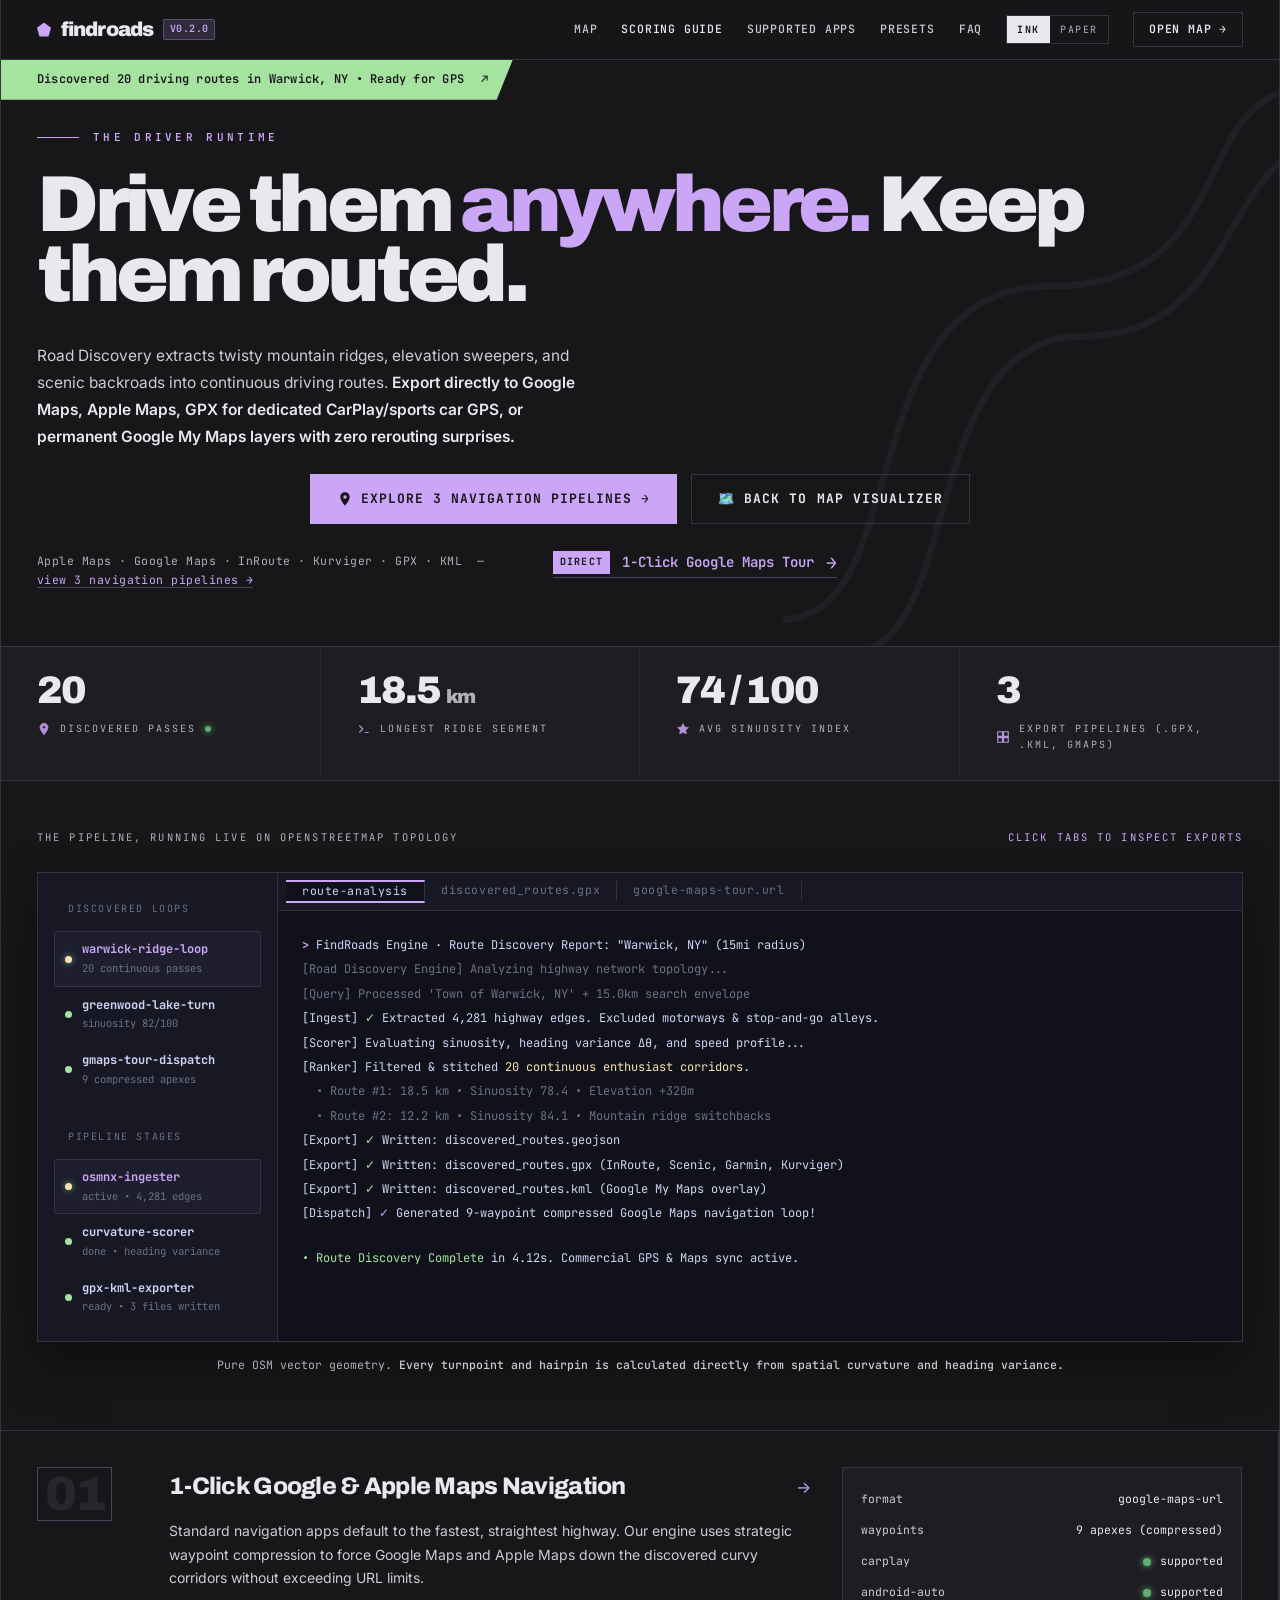
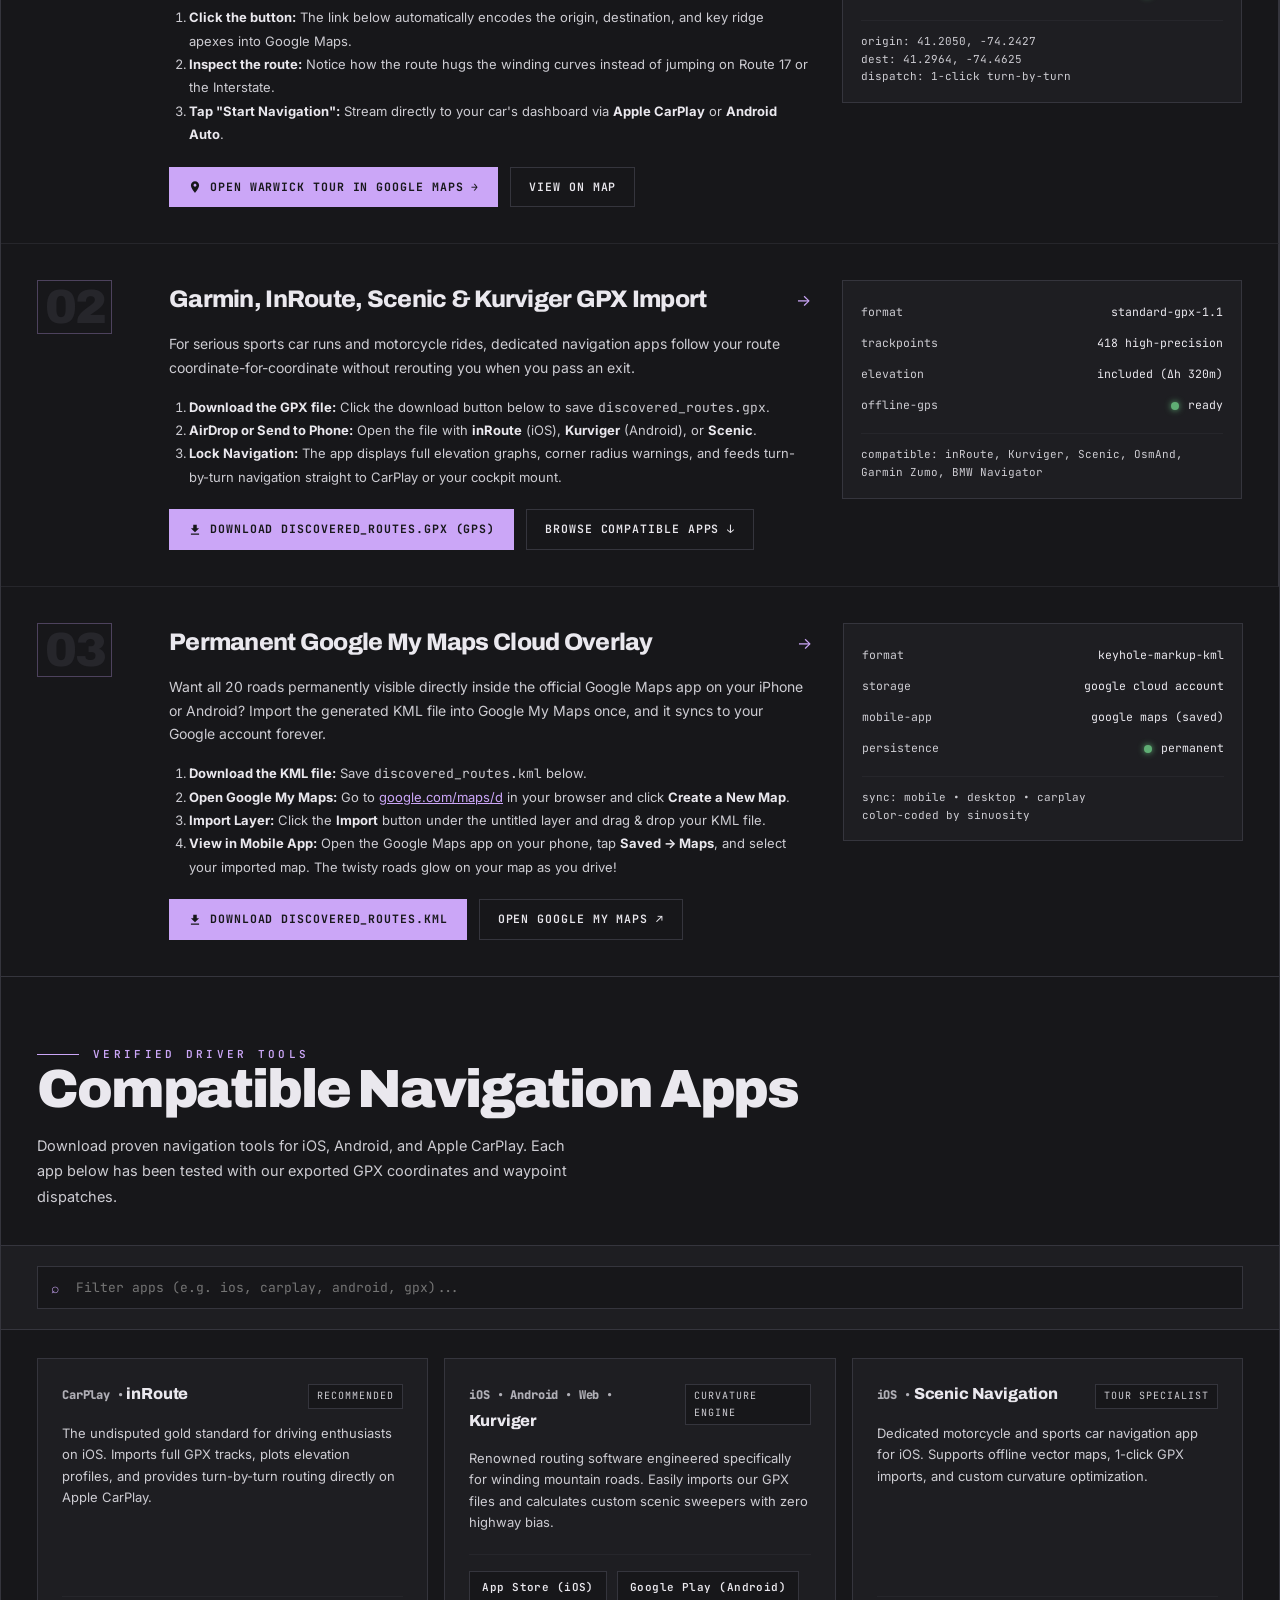
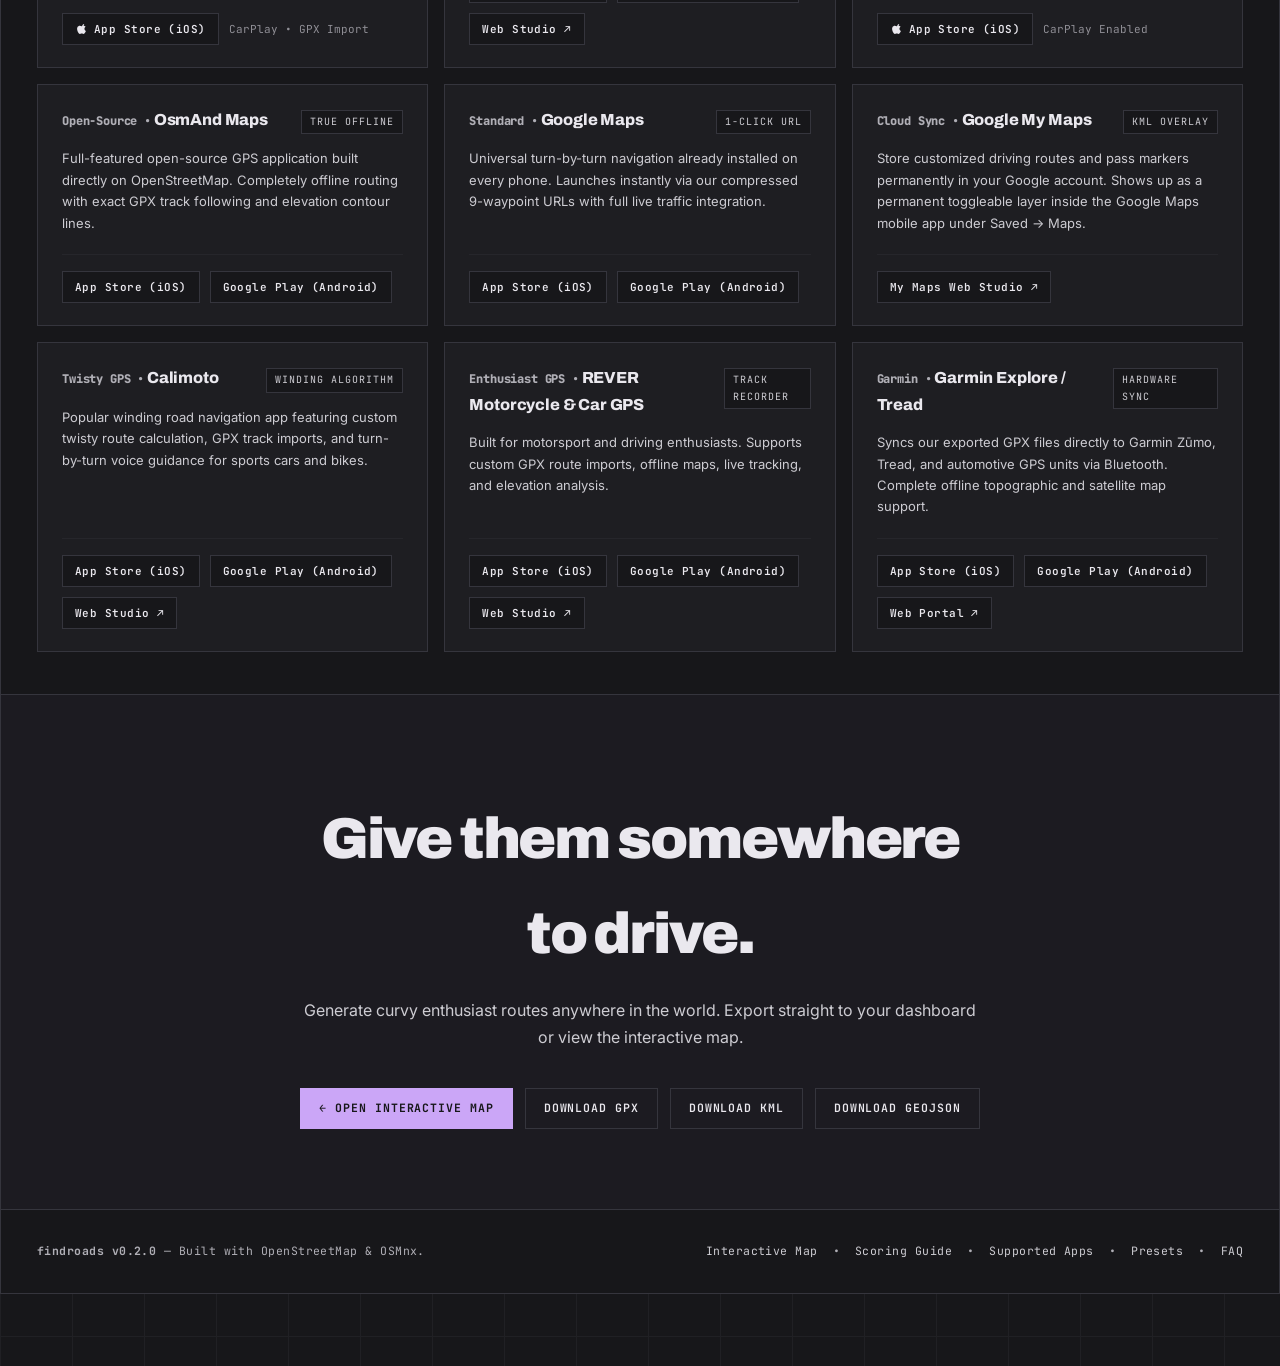
<file: navigation_guide.html>
<!DOCTYPE html>
<html lang="en" data-palette="catppuccin" data-mode="ink">
<head>
  <meta charset="utf-8" />
  <meta name="viewport" content="width=device-width, initial-scale=1" />
  <title>Road Discovery &bull; The Driver Runtime</title>
  <meta name="description" content="Stitch twisty ridge lines, mountain passes, and scenic sweepers into continuous driving routes. Export to Google Maps, Apple Maps, GPX, and KML." />
  <meta name="theme-color" content="#17171a" />

  <!-- Herdr Fonts: Archivo, Inter, JetBrains Mono -->
  <link rel="preconnect" href="https://fonts.googleapis.com" />
  <link rel="preconnect" href="https://fonts.gstatic.com" crossorigin />
  <link href="https://fonts.googleapis.com/css2?family=Archivo:ital,wght@0,600;0,700;0,800;0,900;1,800;1,900&family=Inter:wght@400;500;600;700&family=JetBrains+Mono:wght@400;500;600;700&display=swap" rel="stylesheet" />

  <script>
    /* Herdr Ground selection: ink (dark) vs paper (light) */
    window.herdrGround = {
      read: function () {
        try {
          return localStorage.getItem("roads-ground") === "paper" ? "paper" : "ink";
        } catch (e) {
          return "ink";
        }
      },
      apply: function (mode) {
        var root = document.documentElement;
        root.setAttribute("data-mode", mode);
        root.setAttribute("data-palette", mode === "paper" ? "solarized-light" : "catppuccin");
        var inkBtn = document.querySelector('[data-ground="ink"]');
        var paperBtn = document.querySelector('[data-ground="paper"]');
        if (inkBtn && paperBtn) {
          inkBtn.setAttribute("aria-pressed", mode === "ink" ? "true" : "false");
          paperBtn.setAttribute("aria-pressed", mode === "paper" ? "true" : "false");
        }
        return mode;
      },
      save: function (mode) {
        try {
          localStorage.setItem("roads-ground", mode);
        } catch (e) {}
      }
    };
  </script>
  <link rel="stylesheet" href="site.css" />
  <style>
    /* ──────────────────────────────────────────────────────────────
       herdr.dev design system & tokens
       ────────────────────────────────────────────────────────────── */
    :root {
      --disp: "Archivo", system-ui, -apple-system, sans-serif;
      --body: "Inter", system-ui, -apple-system, sans-serif;
      --mono: "JetBrains Mono", ui-monospace, SFMono-Regular, Menlo, monospace;
      --gut: 36px;
      --max: 1440px;
      --run: #5fae74;
      --wait: #d3a027;
      --idle: #5a615c;
      --done: #94e2d5;
      --red: #f38ba8;
      --yellow: #f9e2af;
      --green: #a6e3a1;
      --radius-sm: 2px;
      --radius-md: 4px;
    }

    html,
    html[data-mode="ink"] {
      --bg: #17171a;
      --panel: #1e1e22;
      --mass: #26262b;
      --ink: #eae8ee;
      --dim: #cdccd2;
      --faint: #b0afb6;
      --faint2: #908f96;
      --line: #26262b;
      --line2: #35353d;
      --spot: #cba6f7;
      --spot-ink: #17171a;
      --grid: #202024;
      --term-bg: #11111b;
      --term-sidebar-bg: #181825;
      --term-active-bg: #1e1e2e;
      --term-border: #313244;
      --term-text: #cdd6f4;
      --term-muted: #6c7086;
      --term-tab-bg: #1e1e2e;
    }

    html[data-mode="paper"] {
      --bg: #efece5;
      --panel: #e7e3da;
      --mass: #ddd8cc;
      --ink: #15140f;
      --dim: #55534a;
      --faint: #86826f;
      --faint2: #928e79;
      --line: #e2ded4;
      --line2: #cbc5b6;
      --spot: #8839ef;
      --spot-ink: #fff;
      --grid: #e4e0d6;
      --term-bg: #fdf6e3;
      --term-sidebar-bg: #eee8d5;
      --term-active-bg: #e6dec8;
      --term-border: #d6ceb8;
      --term-text: #657b83;
      --term-muted: #93a1a1;
      --term-tab-bg: #e6dec8;
    }

    *, *::before, *::after {
      box-sizing: border-box;
    }

    body.site {
      margin: 0;
      background: var(--bg);
      color: var(--ink);
      font-family: var(--body);
      font-size: 14.5px;
      line-height: 1.65;
      background-image:
        linear-gradient(var(--grid) 1px, transparent 1px),
        linear-gradient(90deg, var(--grid) 1px, transparent 1px);
      background-size: 72px 72px;
      overflow-x: clip;
      padding-bottom: 72px;
      -webkit-font-smoothing: antialiased;
    }

    body.site ::selection {
      background: var(--spot);
      color: var(--spot-ink);
    }

    a {
      color: inherit;
      text-decoration: none;
      transition: color 0.12s ease;
    }

    code, pre {
      font-family: var(--mono);
    }

    .hd-frame {
      max-width: var(--max);
      margin: 0 auto;
      background: var(--bg);
      position: relative;
      border-left: 1px solid var(--line2);
      border-right: 1px solid var(--line2);
      border-bottom: 1px solid var(--line2);
    }

    /* ── Navbar ── */
    .hd-nav {
      display: flex;
      align-items: center;
      gap: 24px;
      height: 60px;
      padding: 0 var(--gut);
      border-bottom: 1px solid var(--line2);
      position: sticky;
      top: 0;
      z-index: 100;
      background: color-mix(in srgb, var(--bg) 95%, transparent);
      backdrop-filter: blur(12px);
    }

    .lock {
      display: flex;
      align-items: center;
      gap: 10px;
      text-decoration: none;
    }

    .lock svg {
      width: 24px;
      height: 24px;
      fill: var(--spot);
    }

    .lock b {
      font-family: var(--disp);
      font-weight: 900;
      font-size: 20px;
      letter-spacing: -0.045em;
      color: var(--ink);
    }

    .lock b span {
      color: var(--spot);
      font-weight: 400;
    }

    .hd-nav .sp {
      flex: 1;
    }

    .hd-nav a.lnk {
      color: var(--dim);
      font-size: 11.5px;
      letter-spacing: 0.07em;
      text-transform: uppercase;
      font-family: var(--mono);
      font-weight: 500;
    }

    .hd-nav a.lnk:hover,
    .hd-nav a.lnk.active {
      color: var(--ink);
    }

    .hd-nav .btn {
      border: 1px solid var(--line2);
      padding: 7px 15px;
      color: var(--ink);
      font-size: 11.5px;
      letter-spacing: 0.07em;
      text-transform: uppercase;
      font-family: var(--mono);
      font-weight: 600;
      transition: all 0.12s ease;
    }

    .hd-nav .btn:hover {
      background: var(--spot);
      color: var(--spot-ink);
      border-color: var(--spot);
    }

    .hd-nav .ico {
      display: inline-flex;
      align-items: center;
      justify-content: center;
      width: 30px;
      height: 30px;
      flex: 0 0 auto;
      border: 1px solid var(--line2);
      color: var(--dim);
    }

    .hd-nav .ico.wide {
      width: auto;
      gap: 8px;
      padding: 0 10px;
    }

    .hd-nav .ico svg {
      width: 14px;
      height: 14px;
      fill: currentColor;
    }

    .hd-nav .ico b {
      font-family: var(--mono);
      font-weight: 400;
      font-size: 11.5px;
      letter-spacing: 0.04em;
    }

    .hd-nav .ico:hover {
      color: var(--spot);
      border-color: var(--spot);
    }

    .mode {
      display: flex;
      border: 1px solid var(--line2);
    }

    .mode button {
      background: none;
      border: 0;
      color: var(--faint);
      cursor: pointer;
      font-family: var(--mono);
      font-size: 10px;
      letter-spacing: 0.16em;
      text-transform: uppercase;
      padding: 7px 10px;
    }

    .mode button:hover {
      color: var(--ink);
    }

    .mode button[aria-pressed="true"] {
      background: var(--ink);
      color: var(--bg);
      font-weight: 700;
    }

    /* ── Hero ── */
    .hd-hero {
      position: relative;
      overflow: hidden;
      padding: 68px var(--gut) 56px;
      border-bottom: 1px solid var(--line2);
    }

    .seed-ribbon {
      position: absolute;
      top: 0;
      left: 0;
      z-index: 2;
      padding: 10px 24px 10px var(--gut);
      background: var(--green);
      color: #17171a;
      clip-path: polygon(0 0, 100% 0, calc(100% - 16px) 100%, 0 100%);
      font-size: 12px;
      font-weight: 600;
      font-family: var(--mono);
      letter-spacing: 0.02em;
    }

    .seed-ribbon span {
      margin-left: 10px;
      color: #17171a;
    }

    .seed-ribbon:hover {
      filter: brightness(1.08);
    }

    .hd-hero .ghost-art {
      position: absolute;
      right: -8%;
      top: 50%;
      transform: translateY(-50%);
      width: min(720px, 52vw);
      height: min(720px, 52vw);
      opacity: 0.04;
      pointer-events: none;
      color: var(--ink);
    }

    .hd-hero .in {
      position: relative;
      z-index: 1;
    }

    .hd-eyebrow {
      display: flex;
      align-items: center;
      gap: 14px;
      color: var(--spot);
      font-size: 11px;
      letter-spacing: 0.3em;
      text-transform: uppercase;
      font-family: var(--mono);
      font-weight: 600;
    }

    .hd-eyebrow s {
      width: 42px;
      height: 1px;
      background: var(--spot);
      text-decoration: none;
    }

    h1 {
      font-family: var(--disp);
      font-weight: 900;
      letter-spacing: -0.055em;
      line-height: 0.88;
      font-size: clamp(38px, 6.2vw, 118px);
      margin: 24px 0 0;
      max-width: 20ch;
      color: var(--ink);
    }

    h1 em {
      font-style: normal;
      color: var(--spot);
    }

    .lede {
      color: var(--dim);
      font-size: 15.5px;
      line-height: 1.75;
      max-width: 54ch;
      margin: 32px 0 0;
    }

    .lede b {
      color: var(--ink);
      font-weight: 600;
    }

    .go {
      display: flex;
      align-items: center;
      gap: 22px;
      margin-top: 38px;
      flex-wrap: wrap;
    }

    .hd-cmd {
      display: inline-flex;
      align-items: center;
      border: 1px solid var(--line2);
      background: color-mix(in srgb, var(--bg) 80%, transparent);
      backdrop-filter: blur(6px);
    }

    .hd-cmd code {
      padding: 14px 19px;
      font-size: 13.5px;
      font-family: var(--mono);
      color: var(--ink);
    }

    .hd-cmd code b {
      color: var(--spot);
      font-weight: 600;
      margin-right: 11px;
    }

    .hd-cmd button {
      padding: 14px 18px;
      border: 0;
      border-left: 1px solid var(--line2);
      background: none;
      cursor: pointer;
      color: var(--faint);
      font-family: var(--mono);
      font-size: 11px;
      letter-spacing: 0.1em;
      text-transform: uppercase;
      font-weight: 600;
      transition: all 0.12s ease;
    }

    .hd-cmd button:hover {
      color: var(--spot);
      background: color-mix(in srgb, var(--spot) 8%, transparent);
    }

    .hero-meta {
      display: grid;
      grid-template-columns: minmax(0, 1fr) auto;
      align-items: baseline;
      column-gap: 24px;
      margin-top: 24px;
    }

    .hero-meta > .meta {
      color: var(--faint);
      font-size: 11.5px;
      letter-spacing: 0.04em;
      font-family: var(--mono);
    }

    .hero-meta > .meta a {
      color: var(--spot);
      text-decoration: none;
    }

    .hero-meta > .meta a:hover {
      text-decoration: underline;
    }

    .hero-link {
      display: inline-flex;
      align-items: center;
      gap: 12px;
      color: var(--ink);
      font-size: 14px;
      font-weight: 600;
      font-family: var(--mono);
    }

    .hero-link > span {
      padding: 3px 7px;
      background: var(--spot);
      color: var(--spot-ink);
      font-size: 10px;
      font-weight: 700;
      letter-spacing: 0.12em;
      text-transform: uppercase;
    }

    .hero-link > b {
      color: var(--spot);
      font-size: 18px;
    }

    .hero-link:hover {
      color: var(--spot);
    }

    /* ── Numbers Strip ── */
    .strip {
      display: grid;
      grid-template-columns: repeat(4, 1fr);
      border-bottom: 1px solid var(--line2);
    }

    .stat {
      position: relative;
      display: block;
      overflow: hidden;
      text-decoration: none;
      padding: 24px var(--gut) 26px;
      border-right: 1px solid var(--line);
      transition: background 0.12s ease;
    }

    .stat:last-child {
      border-right: 0;
    }

    .stat:hover {
      background: color-mix(in srgb, var(--spot) 5%, transparent);
    }

    .stat b {
      position: relative;
      z-index: 1;
      display: block;
      font-family: var(--disp);
      font-weight: 900;
      font-size: clamp(26px, 3vw, 42px);
      letter-spacing: -0.045em;
      line-height: 1;
      color: var(--ink);
      font-variant-numeric: tabular-nums;
    }

    .stat span {
      position: relative;
      z-index: 1;
      display: flex;
      align-items: center;
      gap: 9px;
      margin-top: 11px;
      color: var(--faint);
      font-size: 10px;
      letter-spacing: 0.2em;
      text-transform: uppercase;
      font-family: var(--mono);
    }

    .stat:hover span {
      color: var(--dim);
    }

    .stat .ic {
      width: 14px;
      height: 14px;
      flex: 0 0 14px;
      fill: currentColor;
      color: var(--spot);
      opacity: 0.85;
    }

    .stat i.live {
      width: 6px;
      height: 6px;
      flex: 0 0 6px;
      background: var(--run);
      animation: site-pulse 2.2s ease-in-out infinite;
      display: inline-block;
    }

    @keyframes site-pulse {
      0%, 100% { opacity: 0.25; }
      50% { opacity: 1; }
    }

    /* ── Terminal Mockup Section ── */
    .fig {
      padding: 40px var(--gut) 46px;
      border-bottom: 1px solid var(--line2);
    }

    .fighd {
      display: flex;
      align-items: baseline;
      gap: 16px;
      padding: 0 0 12px;
      color: var(--faint);
      font-size: 10.5px;
      letter-spacing: 0.2em;
      text-transform: uppercase;
      font-family: var(--mono);
    }

    .fighd i {
      font-style: normal;
      color: var(--spot);
      letter-spacing: 0.1em;
    }

    .fighd .r {
      margin-left: auto;
      text-align: right;
    }

    .plate {
      border: 1px solid var(--line2);
      background: var(--term-bg);
      overflow: hidden;
    }

    .herdr-ui-mock {
      display: grid;
      grid-template-columns: 240px minmax(0, 1fr);
      min-height: 440px;
      font-family: var(--mono);
      font-size: 12px;
    }

    .mock-sidebar {
      background: var(--term-sidebar-bg);
      border-right: 1px solid var(--term-border);
      padding: 16px;
      display: flex;
      flex-direction: column;
      gap: 20px;
    }

    .mock-sidebar-title {
      font-size: 10px;
      letter-spacing: 0.16em;
      text-transform: uppercase;
      color: var(--term-muted);
      margin-bottom: 8px;
    }

    .mock-item {
      display: flex;
      align-items: center;
      gap: 10px;
      padding: 8px 10px;
      border-radius: var(--radius-sm);
      color: var(--term-text);
      cursor: pointer;
      border: 1px solid transparent;
      transition: all 0.12s ease;
    }

    .mock-item:hover, .mock-item.active {
      background: var(--term-active-bg);
      border-color: var(--term-border);
    }

    .mock-item.active strong {
      color: var(--spot);
    }

    .mock-dot {
      width: 7px;
      height: 7px;
      border-radius: 50%;
      flex-shrink: 0;
    }

    .dot-working { background: var(--yellow); }
    .dot-done { background: var(--green); }
    .dot-idle { background: var(--idle); }

    .mock-item small {
      display: block;
      color: var(--term-muted);
      font-size: 10.5px;
    }

    .mock-main {
      display: flex;
      flex-direction: column;
      background: var(--term-bg);
    }

    .mock-tabs {
      display: flex;
      align-items: center;
      background: var(--term-sidebar-bg);
      border-bottom: 1px solid var(--term-border);
      padding: 0 8px;
    }

    .mock-tab {
      padding: 10px 18px;
      color: var(--term-muted);
      cursor: pointer;
      font-size: 11px;
      letter-spacing: 0.05em;
      border-bottom: 2px solid transparent;
      user-select: none;
      transition: all 0.12s ease;
    }

    .mock-tab:hover {
      color: var(--term-text);
    }

    .mock-tab.active {
      color: var(--spot);
      border-bottom-color: var(--spot);
      background: var(--term-bg);
    }

    .mock-terminal-pane {
      padding: 24px;
      flex: 1;
      overflow-y: auto;
      line-height: 1.7;
      color: var(--term-text);
    }

    .tui-line {
      display: block;
      margin-bottom: 4px;
    }

    .tui-prompt {
      color: var(--spot);
      font-weight: 700;
    }

    .tui-green { color: var(--green); }
    .tui-yellow { color: var(--yellow); }
    .tui-dim { color: var(--term-muted); }
    .tui-cyan { color: #89dceb; }
    .tui-purple { color: var(--spot); }

    .figcap {
      margin: 13px 0 0;
      color: var(--faint);
      font-size: 11.5px;
      line-height: 1.7;
      font-family: var(--mono);
    }

    .figcap b {
      color: var(--dim);
      font-weight: 500;
    }

    /* ── Router Rows (.caps) ── */
    .caps {
      display: flex;
      flex-direction: column;
      width: 100%;
      border-bottom: 1px solid var(--line2);
    }

    .caps > .cap {
      display: grid;
      grid-template-columns: 100px minmax(0, 1fr) 400px;
      gap: 0 32px;
      align-items: start;
      padding: 36px var(--gut);
      border-bottom: 1px solid var(--line);
      text-decoration: none;
      transition: background 0.12s ease;
    }

    .caps > .cap:last-child {
      border-bottom: 0;
    }

    .caps > .cap:hover {
      background: color-mix(in srgb, var(--spot) 4%, transparent);
    }

    .caps .n {
      display: flex;
      flex-direction: column;
      gap: 13px;
      align-items: flex-start;
      line-height: 1;
    }

    .caps .n > span:first-child {
      font-family: var(--disp);
      font-weight: 900;
      font-size: 48px;
      letter-spacing: -0.05em;
      color: var(--mass);
      transition: color 0.12s ease;
    }

    .caps > .cap:hover .n > span:first-child {
      color: var(--line2);
    }

    .caps h3 {
      margin: 0;
      font-family: var(--disp);
      font-weight: 800;
      letter-spacing: -0.03em;
      font-size: 24px;
      color: var(--ink);
      transition: color 0.12s ease;
    }

    .caps > .cap:hover h3 {
      color: var(--spot);
    }

    .caps .arw {
      margin-left: 6px;
      font-family: var(--body);
      font-weight: 400;
      font-size: 16px;
      color: var(--faint);
      transition: all 0.12s ease;
    }

    .caps > .cap:hover .arw {
      color: var(--spot);
      margin-left: 12px;
    }

    .caps p {
      margin: 12px 0 0;
      color: var(--dim);
      font-size: 14px;
      line-height: 1.7;
    }

    .caps .steps-list {
      margin: 16px 0 0;
      padding-left: 20px;
      color: var(--dim);
      font-size: 13px;
      line-height: 1.8;
    }

    .caps .steps-list li b {
      color: var(--ink);
    }

    .caps .cap-actions {
      display: flex;
      gap: 12px;
      margin-top: 20px;
      flex-wrap: wrap;
    }

    .btn-action-primary {
      display: inline-flex;
      align-items: center;
      gap: 8px;
      background: var(--spot);
      color: var(--spot-ink);
      padding: 10px 18px;
      border: 1px solid var(--spot);
      font-family: var(--mono);
      font-size: 11.5px;
      letter-spacing: 0.08em;
      text-transform: uppercase;
      font-weight: 700;
      cursor: pointer;
      transition: all 0.12s ease;
    }

    .btn-action-primary:hover {
      background: var(--ink);
      color: var(--bg);
      border-color: var(--ink);
    }

    .btn-action-secondary {
      display: inline-flex;
      align-items: center;
      gap: 8px;
      background: transparent;
      color: var(--ink);
      padding: 10px 18px;
      border: 1px solid var(--line2);
      font-family: var(--mono);
      font-size: 11.5px;
      letter-spacing: 0.08em;
      text-transform: uppercase;
      font-weight: 600;
      cursor: pointer;
      transition: all 0.12s ease;
    }

    .btn-action-secondary:hover {
      background: var(--spot);
      color: var(--spot-ink);
      border-color: var(--spot);
    }

    .caps .ev {
      align-self: start;
      justify-self: end;
      width: 100%;
      max-width: 400px;
      box-sizing: border-box;
      border: 1px solid var(--line2);
      background: var(--panel);
      padding: 16px 18px;
      font-family: var(--mono);
      font-size: 11.5px;
      color: var(--faint);
    }

    .caps .ev-row {
      display: flex;
      align-items: center;
      gap: 14px;
      padding: 6px 0;
    }

    .caps .ev-row > span {
      color: var(--dim);
    }

    .caps .ev-row b {
      margin-left: auto;
      font-weight: 400;
      display: inline-flex;
      align-items: center;
      gap: 9px;
      color: var(--ink);
    }

    .caps .ev-row i {
      display: block;
      width: 8px;
      height: 8px;
      border-radius: 50%;
      flex: 0 0 auto;
    }

    .caps .ev-row i.beat {
      background: var(--run);
      animation: site-pulse 2.2s ease-in-out infinite;
    }

    .caps .ev-code {
      margin-top: 12px;
      padding-top: 12px;
      border-top: 1px solid var(--line);
      color: var(--dim);
      font-size: 11px;
      line-height: 1.6;
      overflow-x: auto;
    }

    /* ── App Store / Plugin Grid Section ── */
    .ph {
      padding: 68px var(--gut) 36px;
      border-bottom: 1px solid var(--line2);
    }

    .ph-split {
      display: grid;
      grid-template-columns: minmax(0, 1fr) auto;
      gap: 40px;
      align-items: end;
    }

    .ph h2 {
      margin: 0;
      font-family: var(--disp);
      font-weight: 900;
      letter-spacing: -0.04em;
      font-size: clamp(30px, 4.2vw, 54px);
      line-height: 1;
      color: var(--ink);
    }

    .ph p {
      margin: 16px 0 0;
      color: var(--dim);
      font-size: 14.5px;
      line-height: 1.75;
      max-width: 60ch;
    }

    .plugins-controls {
      display: flex;
      gap: 16px;
      align-items: center;
      flex-wrap: wrap;
      padding: 20px var(--gut);
      border-bottom: 1px solid var(--line2);
      background: var(--panel);
    }

    .plugins-search-wrap {
      position: relative;
      flex: 1;
      min-width: 260px;
    }

    .plugins-search {
      width: 100%;
      background: var(--bg);
      border: 1px solid var(--line2);
      color: var(--ink);
      font-family: var(--mono);
      font-size: 13px;
      padding: 12px 14px 12px 38px;
      border-radius: 0;
      transition: border-color 0.12s ease;
    }

    .plugins-search:focus {
      outline: 0;
      border-color: var(--spot);
    }

    .plugins-search-icon {
      position: absolute;
      left: 14px;
      top: 50%;
      transform: translateY(-50%);
      color: var(--spot);
      font-size: 14px;
    }

    .plugins-grid {
      display: grid;
      grid-template-columns: repeat(auto-fill, minmax(340px, 1fr));
      gap: 16px;
      padding: 28px var(--gut) 42px;
      border-bottom: 1px solid var(--line2);
    }

    .plugin-card {
      display: flex;
      flex-direction: column;
      padding: 22px 24px;
      background: var(--panel);
      border: 1px solid var(--line2);
      transition: all 0.12s ease;
      text-decoration: none;
    }

    .plugin-card:hover {
      background: color-mix(in srgb, var(--spot) 6%, var(--panel));
      border-color: var(--spot);
    }

    .plugin-card-head {
      display: flex;
      align-items: baseline;
      gap: 10px;
    }

    .plugin-title {
      font-size: 16px;
      letter-spacing: -0.01em;
      font-family: var(--disp);
      font-weight: 800;
    }

    .plugin-owner {
      color: var(--faint);
      font-family: var(--mono);
      font-size: 12px;
    }

    .plugin-name {
      color: var(--ink);
    }

    .plugin-card:hover .plugin-name {
      color: var(--spot);
    }

    .plugin-badge-pill {
      margin-left: auto;
      font-family: var(--mono);
      font-size: 10px;
      letter-spacing: 0.1em;
      text-transform: uppercase;
      padding: 3px 8px;
      border: 1px solid var(--line2);
      color: var(--dim);
      background: var(--bg);
    }

    .plugin-desc {
      margin: 14px 0 0;
      color: var(--dim);
      font-size: 13px;
      line-height: 1.65;
      flex: 1;
    }

    .plugin-meta-row {
      display: flex;
      align-items: center;
      gap: 10px;
      flex-wrap: wrap;
      margin-top: 20px;
      padding-top: 16px;
      border-top: 1px solid var(--line);
    }

    .store-btn {
      display: inline-flex;
      align-items: center;
      gap: 6px;
      padding: 6px 12px;
      border: 1px solid var(--line2);
      background: var(--bg);
      color: var(--ink);
      font-family: var(--mono);
      font-size: 11px;
      letter-spacing: 0.04em;
      font-weight: 600;
      text-decoration: none;
      transition: all 0.12s ease;
    }

    .store-btn svg {
      width: 13px;
      height: 13px;
      fill: currentColor;
    }

    .store-btn:hover {
      background: var(--spot);
      color: var(--spot-ink);
      border-color: var(--spot);
    }

    /* ── Bottom CTA (.end) ── */
    .end {
      padding: 64px var(--gut);
      border-bottom: 1px solid var(--line2);
      background: color-mix(in srgb, var(--spot) 3%, var(--bg));
      text-align: center;
    }

    .end .in {
      max-width: 680px;
      margin: 0 auto;
    }

    .end h2 {
      margin: 0;
      font-family: var(--disp);
      font-weight: 900;
      letter-spacing: -0.04em;
      font-size: clamp(28px, 4vw, 48px);
      color: var(--ink);
    }

    .end p {
      margin: 16px 0 0;
      color: var(--dim);
      font-size: 15px;
      line-height: 1.7;
    }

    .end .download-pills {
      display: flex;
      justify-content: center;
      gap: 12px;
      margin-top: 32px;
      flex-wrap: wrap;
    }

    /* ── Footer ── */
    .site-footer {
      padding: 32px var(--gut);
      display: flex;
      align-items: center;
      justify-content: space-between;
      color: var(--faint);
      font-family: var(--mono);
      font-size: 11.5px;
      letter-spacing: 0.04em;
      flex-wrap: wrap;
      gap: 16px;
    }

    .site-footer a {
      color: var(--dim);
    }

    .site-footer a:hover {
      color: var(--spot);
    }

    /* Responsive */
    @media (max-width: 1000px) {
      .strip {
        grid-template-columns: repeat(2, 1fr);
      }
      .stat:nth-child(2) {
        border-right: 0;
      }
      .stat:nth-child(1), .stat:nth-child(2) {
        border-bottom: 1px solid var(--line);
      }
      .caps > .cap {
        grid-template-columns: minmax(0, 1fr);
        gap: 24px 0;
      }
      .caps .ev {
        justify-self: stretch;
        max-width: none;
      }
      .herdr-ui-mock {
        grid-template-columns: minmax(0, 1fr);
      }
      .mock-sidebar {
        border-right: 0;
        border-bottom: 1px solid var(--term-border);
      }
    }

    @media (max-width: 640px) {
      :root {
        --gut: 18px;
      }
      .strip {
        grid-template-columns: minmax(0, 1fr);
      }
      .stat {
        border-right: 0;
        border-bottom: 1px solid var(--line);
      }
      .hd-nav .lnk {
        display: none;
      }
    }
  </style>
</head>

<body class="site">
  <div class="hd-frame">

    <!-- ── Header Navigation ── -->
    <nav class="hd-nav">
      <a class="lock" href="/">
        <span class="ram"></span>
        <b>findroads</b>
        <span class="tag-badge">v0.2.0</span>
      </a>
      <div class="sp"></div>
      <a class="lnk" href="/">Map</a>
      <a class="lnk active" href="/navigation_guide.html">Scoring Guide</a>
      <a class="lnk" href="#apps">Supported Apps</a>
      <a class="lnk" href="/#presets">Presets</a>
      <a class="lnk" href="/#faq">FAQ</a>

      <div class="mode" aria-label="Theme mode toggle">
        <button type="button" data-ground="ink" aria-pressed="true" onclick="window.herdrGround.save(window.herdrGround.apply('ink'))">ink</button>
        <button type="button" data-ground="paper" aria-pressed="false" onclick="window.herdrGround.save(window.herdrGround.apply('paper'))">paper</button>
      </div>

      <a class="btn" href="/">Open Map &rarr;</a>

      <button type="button" class="menu" id="nav-menu" aria-expanded="false" aria-controls="nav-sheet" aria-label="Menu">
        <span></span><span></span><span></span>
      </button>
    </nav>

    <!-- Mobile Nav Sheet -->
    <div class="sheet" id="nav-sheet">
      <a href="/">Map View</a>
      <a href="/navigation_guide.html">Scoring Guide</a>
      <a href="#apps">Supported Apps</a>
      <a href="/#presets">Presets</a>
      <a href="/#faq">FAQ</a>
      <div class="sheet-ground">
        <span>Ground</span>
        <div class="mode">
          <button type="button" data-ground="ink" aria-pressed="true">ink</button>
          <button type="button" data-ground="paper" aria-pressed="false">paper</button>
        </div>
      </div>
    </div>


    <!-- Hero Header -->
    <header class="hd-hero">
      <a class="seed-ribbon" href="#methods">
        Discovered 20 driving routes in Warwick, NY &bull; Ready for GPS <span>↗</span>
      </a>

      <!-- Background stylized curve watermark -->
      <svg class="ghost-art" viewBox="0 0 200 200" fill="none" stroke="currentColor" stroke-width="2">
        <path d="M20,180 C60,180 40,80 100,80 C160,80 140,20 180,20 M40,190 C75,190 60,95 110,95 C160,95 150,35 190,35"/>
      </svg>

      <div class="in">
        <div class="hd-eyebrow"><s></s> the driver runtime</div>
        <h1>Drive them <em>anywhere.</em> Keep them routed.</h1>
        <p class="lede">
          Road Discovery extracts twisty mountain ridges, elevation sweepers, and scenic backroads into continuous driving routes. 
          <b>Export directly to Google Maps, Apple Maps, GPX for dedicated CarPlay/sports car GPS, or permanent Google My Maps layers with zero rerouting surprises.</b>
        </p>
        
        <div class="go" style="display:flex; gap:14px; justify-content:center; align-items:center; flex-wrap:wrap; margin-top:24px;">
          <a class="btn-action-primary" href="#methods" style="padding: 13px 26px; font-size: 13px; font-weight: 700; text-decoration: none;">
            <svg style="width:16px;height:16px;fill:currentColor" viewBox="0 0 24 24"><path d="M12 2C8.13 2 5 5.13 5 9c0 5.25 7 13 7 13s7-7.75 7-13c0-3.87-3.13-7-7-7zm0 9.5c-1.38 0-2.5-1.12-2.5-2.5s1.12-2.5 2.5-2.5 2.5 1.12 2.5 2.5-1.12 2.5-2.5 2.5z"/></svg>
            Explore 3 Navigation Pipelines &rarr;
          </a>
          <a class="btn-action-secondary" href="index.html" style="padding: 13px 26px; font-size: 13px; font-weight: 700; text-decoration: none;">
            🗺️ Back to Map Visualizer
          </a>
        </div>

        <div class="hero-meta">
          <div class="meta">Apple Maps &middot; Google Maps &middot; InRoute &middot; Kurviger &middot; GPX &middot; KML &nbsp;&mdash;&nbsp; <a href="#methods">view 3 navigation pipelines &rarr;</a></div>
          <a class="hero-link" href="https://www.google.com/maps/dir/?api=1&origin=41.205036%2C-74.242754&destination=41.296416%2C-74.462541&travelmode=driving&waypoints=41.249414%2C-74.36154%7C41.25485%2C-74.307796%7C41.265185%2C-74.428661%7C41.213645%2C-74.297465%7C41.182507%2C-74.320656%7C41.207617%2C-74.387094%7C41.331991%2C-74.356828" target="_blank" rel="noopener">
            <span>Direct</span> 1-Click Google Maps Tour <b>&rarr;</b>
          </a>
        </div>
      </div>
    </header>

    <!-- Numbers Strip -->
    <div class="strip">
      <div class="stat">
        <b>20</b>
        <span>
          <svg class="ic" viewBox="0 0 24 24"><path d="M12 2C8.13 2 5 5.13 5 9c0 5.25 7 13 7 13s7-7.75 7-13c0-3.87-3.13-7-7-7zm0 9.5c-1.38 0-2.5-1.12-2.5-2.5s1.12-2.5 2.5-2.5 2.5 1.12 2.5 2.5-1.12 2.5-2.5 2.5z"/></svg>
          discovered passes <i class="live"></i>
        </span>
      </div>
      <div class="stat">
        <b>18.5 <small style="font-size:0.5em;color:var(--faint)">km</small></b>
        <span>
          <svg class="ic" viewBox="0 0 24 24"><path d="M4 6l6 6-6 6M13 18h7" fill="none" stroke="currentColor" stroke-width="2"/></svg>
          longest ridge segment
        </span>
      </div>
      <div class="stat">
        <b>74 / 100</b>
        <span>
          <svg class="ic" viewBox="0 0 24 24"><path d="M12 2.6l2.9 5.9 6.5.95-4.7 4.6 1.1 6.45L12 17.45 6.2 20.5l1.1-6.45-4.7-4.6 6.5-.95z"/></svg>
          avg sinuosity index
        </span>
      </div>
      <div class="stat">
        <b>3</b>
        <span>
          <svg class="ic" viewBox="0 0 24 24"><path d="M3 3h8v8H3zM13 3h8v8h-8zM3 13h8v8H3zM13 13h8v8h-8z" fill="none" stroke="currentColor" stroke-width="2"/></svg>
          export pipelines (.gpx, .kml, gmaps)
        </span>
      </div>
    </div>

    <!-- Terminal Mockup Window -->
    <section class="fig">
      <div class="fighd">
        <span>the pipeline, running live on openstreetmap topology</span>
        <span class="r">click tabs to inspect exports</span>
      </div>
      <div class="plate">
        <div class="herdr-ui-mock">
          <aside class="mock-sidebar">
            <div>
              <div class="mock-sidebar-title">discovered loops</div>
              <div class="mock-item active" onclick="switchMockTab('cli')">
                <span class="mock-dot dot-working"></span>
                <div><strong>warwick-ridge-loop</strong><small>20 continuous passes</small></div>
              </div>
              <div class="mock-item" onclick="switchMockTab('gpx')">
                <span class="mock-dot dot-done"></span>
                <div><strong>greenwood-lake-turn</strong><small>sinuosity 82/100</small></div>
              </div>
              <div class="mock-item" onclick="switchMockTab('dispatch')">
                <span class="mock-dot dot-done"></span>
                <div><strong>gmaps-tour-dispatch</strong><small>9 compressed apexes</small></div>
              </div>
            </div>
            <div>
              <div class="mock-sidebar-title">pipeline stages</div>
              <div class="mock-item active">
                <span class="mock-dot dot-working"></span>
                <div><strong>osmnx-ingester</strong><small>active &bull; 4,281 edges</small></div>
              </div>
              <div class="mock-item">
                <span class="mock-dot dot-done"></span>
                <div><strong>curvature-scorer</strong><small>done &bull; heading variance</small></div>
              </div>
              <div class="mock-item">
                <span class="mock-dot dot-done"></span>
                <div><strong>gpx-kml-exporter</strong><small>ready &bull; 3 files written</small></div>
              </div>
            </div>
          </aside>

          <section class="mock-main">
            <div class="mock-tabs">
              <span class="mock-tab active" id="tab-btn-cli" onclick="switchMockTab('cli')">route-analysis</span>
              <span class="mock-tab" id="tab-btn-gpx" onclick="switchMockTab('gpx')">discovered_routes.gpx</span>
              <span class="mock-tab" id="tab-btn-dispatch" onclick="switchMockTab('dispatch')">google-maps-tour.url</span>
            </div>

            <!-- Pane 1: Route Analysis -->
            <div class="mock-terminal-pane" id="pane-cli">
              <div class="tui-line"><span class="tui-prompt">&gt;</span> FindRoads Engine &middot; Route Discovery Report: "Warwick, NY" (15mi radius)</div>
              <div class="tui-line tui-dim">[Road Discovery Engine] Analyzing highway network topology...</div>
              <div class="tui-line tui-dim">[Query] Processed 'Town of Warwick, NY' &plus; 15.0km search envelope</div>
              <div class="tui-line">[Ingest] <span class="tui-green">&check;</span> Extracted 4,281 highway edges. Excluded motorways &amp; stop-and-go alleys.</div>
              <div class="tui-line">[Scorer] Evaluating sinuosity, heading variance &Delta;&theta;, and speed profile...</div>
              <div class="tui-line">[Ranker] Filtered &amp; stitched <span class="tui-yellow">20 continuous enthusiast corridors</span>.</div>
              <div class="tui-line tui-dim">&nbsp;&nbsp;&bull; Route #1: 18.5 km &bull; Sinuosity 78.4 &bull; Elevation &plus;320m</div>
              <div class="tui-line tui-dim">&nbsp;&nbsp;&bull; Route #2: 12.2 km &bull; Sinuosity 84.1 &bull; Mountain ridge switchbacks</div>
              <div class="tui-line">[Export] <span class="tui-green">&check;</span> Written: discovered_routes.geojson</div>
              <div class="tui-line">[Export] <span class="tui-green">&check;</span> Written: discovered_routes.gpx (InRoute, Scenic, Garmin, Kurviger)</div>
              <div class="tui-line">[Export] <span class="tui-green">&check;</span> Written: discovered_routes.kml (Google My Maps overlay)</div>
              <div class="tui-line">[Dispatch] <span class="tui-purple">&check;</span> Generated 9-waypoint compressed Google Maps navigation loop!</div>
              <br/>
              <div class="tui-line"><span class="tui-green">&bull; Route Discovery Complete</span> in 4.12s. Commercial GPS &amp; Maps sync active.</div>
            </div>

            <!-- Pane 2: GPX Preview -->
            <div class="mock-terminal-pane" id="pane-gpx" style="display:none;">
              <div class="tui-line tui-dim">&lt;?xml version="1.0" encoding="UTF-8"?&gt;</div>
              <div class="tui-line">&lt;gpx version="1.1" creator="RoadDiscoveryEngine" xmlns="http://www.topografix.com/GPX/1/1"&gt;</div>
              <div class="tui-line">&nbsp;&nbsp;&lt;metadata&gt;&lt;name&gt;Discovered Enthusiast Routes - Warwick, NY&lt;/name&gt;&lt;/metadata&gt;</div>
              <div class="tui-line">&nbsp;&nbsp;&lt;trk&gt;</div>
              <div class="tui-line">&nbsp;&nbsp;&nbsp;&nbsp;&lt;name&gt;Warwick Ridge Mountain Pass #1&lt;/name&gt;</div>
              <div class="tui-line">&nbsp;&nbsp;&nbsp;&nbsp;&lt;desc&gt;Length: 18.5 km &bull; Sinuosity: 78.4/100 &bull; High curvature&lt;/desc&gt;</div>
              <div class="tui-line">&nbsp;&nbsp;&nbsp;&nbsp;&lt;trkseg&gt;</div>
              <div class="tui-line tui-cyan">&nbsp;&nbsp;&nbsp;&nbsp;&nbsp;&nbsp;&lt;trkpt lat="41.205036" lon="-74.242754"&gt;&lt;ele&gt;241.2&lt;/ele&gt;&lt;/trkpt&gt;</div>
              <div class="tui-line tui-cyan">&nbsp;&nbsp;&nbsp;&nbsp;&nbsp;&nbsp;&lt;trkpt lat="41.205812" lon="-74.243510"&gt;&lt;ele&gt;253.8&lt;/ele&gt;&lt;/trkpt&gt;</div>
              <div class="tui-line tui-cyan">&nbsp;&nbsp;&nbsp;&nbsp;&nbsp;&nbsp;&lt;trkpt lat="41.207617" lon="-74.246194"&gt;&lt;ele&gt;268.0&lt;/ele&gt;&lt;/trkpt&gt;</div>
              <div class="tui-line tui-dim">&nbsp;&nbsp;&nbsp;&nbsp;&nbsp;&nbsp;&lt;!-- 418 high-precision coordinate points preserving every apex --&gt;</div>
              <div class="tui-line">&nbsp;&nbsp;&nbsp;&nbsp;&lt;/trkseg&gt;</div>
              <div class="tui-line">&nbsp;&nbsp;&lt;/trk&gt;</div>
              <div class="tui-line">&lt;/gpx&gt;</div>
            </div>

            <!-- Pane 3: Dispatch Preview -->
            <div class="mock-terminal-pane" id="pane-dispatch" style="display:none;">
              <div class="tui-line tui-dim">// Google Maps 1-Click Compressed Waypoint Dispatch URL</div>
              <div class="tui-line tui-dim">// Google Maps limits URL routes to origin + destination + max 9 waypoints</div>
              <br/>
              <div class="tui-line tui-purple">https://www.google.com/maps/dir/?api=1</div>
              <div class="tui-line">&nbsp;&nbsp;&amp;origin=41.205036%2C-74.242754 <span class="tui-dim">(Ridge Entry)</span></div>
              <div class="tui-line">&nbsp;&nbsp;&amp;destination=41.296416%2C-74.462541 <span class="tui-dim">(Valley Finish)</span></div>
              <div class="tui-line">&nbsp;&nbsp;&amp;travelmode=driving</div>
              <div class="tui-line">&nbsp;&nbsp;&amp;waypoints=</div>
              <div class="tui-line tui-yellow">&nbsp;&nbsp;&nbsp;&nbsp;41.249414%2C-74.36154|41.25485%2C-74.307796|41.265185%2C-74.428661|</div>
              <div class="tui-line tui-yellow">&nbsp;&nbsp;&nbsp;&nbsp;41.213645%2C-74.297465|41.182507%2C-74.320656|41.207617%2C-74.387094|41.331991%2C-74.356828</div>
              <br/>
              <div class="tui-line"><span class="tui-green">&check; Validated</span> Forces Google navigation down the winding passes without taking highway detours.</div>
            </div>
          </section>
        </div>
      </div>
      <p class="figcap">
        Pure OSM vector geometry. <b>Every turnpoint and hairpin is calculated directly from spatial curvature and heading variance.</b>
      </p>
    </section>

    <!-- Router Capability Rows (.caps) -->
    <div class="caps" id="methods">

      <!-- Method 01: 1-Click Google Maps & Apple Maps -->
      <article class="cap">
        <div class="n">
          <span>01</span>
        </div>
        <div class="cap-in">
          <h3>1-Click Google &amp; Apple Maps Navigation <b class="arw">&rarr;</b></h3>
          <p>
            Standard navigation apps default to the fastest, straightest highway. Our engine uses strategic waypoint compression to force Google Maps and Apple Maps down the discovered curvy corridors without exceeding URL limits.
          </p>
          <ol class="steps-list">
            <li><b>Click the button:</b> The link below automatically encodes the origin, destination, and key ridge apexes into Google Maps.</li>
            <li><b>Inspect the route:</b> Notice how the route hugs the winding curves instead of jumping on Route 17 or the Interstate.</li>
            <li><b>Tap "Start Navigation":</b> Stream directly to your car's dashboard via <b>Apple CarPlay</b> or <b>Android Auto</b>.</li>
          </ol>
          <div class="cap-actions">
            <a class="btn-action-primary" href="https://www.google.com/maps/dir/?api=1&origin=41.205036%2C-74.242754&destination=41.296416%2C-74.462541&travelmode=driving&waypoints=41.249414%2C-74.36154%7C41.25485%2C-74.307796%7C41.265185%2C-74.428661%7C41.213645%2C-74.297465%7C41.182507%2C-74.320656%7C41.207617%2C-74.387094%7C41.331991%2C-74.356828" target="_blank" rel="noopener">
              <svg style="width:14px;height:14px;fill:currentColor" viewBox="0 0 24 24"><path d="M12 2C8.13 2 5 5.13 5 9c0 5.25 7 13 7 13s7-7.75 7-13c0-3.87-3.13-7-7-7zm0 9.5c-1.38 0-2.5-1.12-2.5-2.5s1.12-2.5 2.5-2.5 2.5 1.12 2.5 2.5-1.12 2.5-2.5 2.5z"/></svg>
              Open Warwick Tour in Google Maps &rarr;
            </a>
            <a class="btn-action-secondary" href="index.html">
              View on Map
            </a>
          </div>
        </div>
        <div class="ev" aria-hidden="true">
          <div class="ev-row"><span>format</span><b>google-maps-url</b></div>
          <div class="ev-row"><span>waypoints</span><b>9 apexes (compressed)</b></div>
          <div class="ev-row"><span>carplay</span><b><i class="beat"></i>supported</b></div>
          <div class="ev-row"><span>android-auto</span><b><i class="beat"></i>supported</b></div>
          <div class="ev-code">
            origin: 41.2050, -74.2427<br/>
            dest: 41.2964, -74.4625<br/>
            dispatch: 1-click turn-by-turn
          </div>
        </div>
      </article>

      <!-- Method 02: Dedicated GPX Navigation (InRoute / Kurviger / Scenic) -->
      <article class="cap">
        <div class="n">
          <span>02</span>
        </div>
        <div class="cap-in">
          <h3>Garmin, InRoute, Scenic &amp; Kurviger GPX Import <b class="arw">&rarr;</b></h3>
          <p>
            For serious sports car runs and motorcycle rides, dedicated navigation apps follow your route coordinate-for-coordinate without rerouting you when you pass an exit.
          </p>
          <ol class="steps-list">
            <li><b>Download the GPX file:</b> Click the download button below to save <code>discovered_routes.gpx</code>.</li>
            <li><b>AirDrop or Send to Phone:</b> Open the file with <b>inRoute</b> (iOS), <b>Kurviger</b> (Android), or <b>Scenic</b>.</li>
            <li><b>Lock Navigation:</b> The app displays full elevation graphs, corner radius warnings, and feeds turn-by-turn navigation straight to CarPlay or your cockpit mount.</li>
          </ol>
          <div class="cap-actions">
            <a class="btn-action-primary" href="discovered_routes.gpx" download="warwick_curvy_routes.gpx">
              <svg style="width:14px;height:14px;fill:currentColor" viewBox="0 0 24 24"><path d="M19 9h-4V3H9v6H5l7 7 7-7zM5 18v2h14v-2H5z"/></svg>
              Download discovered_routes.gpx (GPS)
            </a>
            <a class="btn-action-secondary" href="#apps">
              Browse Compatible Apps &darr;
            </a>
          </div>
        </div>
        <div class="ev" aria-hidden="true">
          <div class="ev-row"><span>format</span><b>standard-gpx-1.1</b></div>
          <div class="ev-row"><span>trackpoints</span><b>418 high-precision</b></div>
          <div class="ev-row"><span>elevation</span><b>included (&Delta;h 320m)</b></div>
          <div class="ev-row"><span>offline-gps</span><b><i class="beat"></i>ready</b></div>
          <div class="ev-code">
            compatible: inRoute, Kurviger, Scenic, OsmAnd, Garmin Zumo, BMW Navigator
          </div>
        </div>
      </article>

      <!-- Method 03: Permanent Google My Maps Overlay -->
      <article class="cap">
        <div class="n">
          <span>03</span>
        </div>
        <div class="cap-in">
          <h3>Permanent Google My Maps Cloud Overlay <b class="arw">&rarr;</b></h3>
          <p>
            Want all 20 roads permanently visible directly inside the official Google Maps app on your iPhone or Android? Import the generated KML file into Google My Maps once, and it syncs to your Google account forever.
          </p>
          <ol class="steps-list">
            <li><b>Download the KML file:</b> Save <code>discovered_routes.kml</code> below.</li>
            <li><b>Open Google My Maps:</b> Go to <a href="https://www.google.com/maps/d/" target="_blank" rel="noopener" style="color:var(--spot);text-decoration:underline;">google.com/maps/d</a> in your browser and click <b>Create a New Map</b>.</li>
            <li><b>Import Layer:</b> Click the <b>Import</b> button under the untitled layer and drag &amp; drop your KML file.</li>
            <li><b>View in Mobile App:</b> Open the Google Maps app on your phone, tap <b>Saved &rarr; Maps</b>, and select your imported map. The twisty roads glow on your map as you drive!</li>
          </ol>
          <div class="cap-actions">
            <a class="btn-action-primary" href="discovered_routes.kml" download="warwick_curvy_routes.kml">
              <svg style="width:14px;height:14px;fill:currentColor" viewBox="0 0 24 24"><path d="M19 9h-4V3H9v6H5l7 7 7-7zM5 18v2h14v-2H5z"/></svg>
              Download discovered_routes.kml
            </a>
            <a class="btn-action-secondary" href="https://www.google.com/maps/d/" target="_blank" rel="noopener">
              Open Google My Maps &nearr;
            </a>
          </div>
        </div>
        <div class="ev" aria-hidden="true">
          <div class="ev-row"><span>format</span><b>keyhole-markup-kml</b></div>
          <div class="ev-row"><span>storage</span><b>google cloud account</b></div>
          <div class="ev-row"><span>mobile-app</span><b>google maps (saved)</b></div>
          <div class="ev-row"><span>persistence</span><b><i class="beat"></i>permanent</b></div>
          <div class="ev-code">
            sync: mobile &bull; desktop &bull; carplay<br/>
            color-coded by sinuosity
          </div>
        </div>
      </article>

    </div>

    <!-- Supported Apps Ecosystem Grid -->
    <section class="ph" id="apps">
      <div class="ph-split">
        <div>
          <div class="hd-eyebrow"><s></s> verified driver tools</div>
          <h2>Compatible Navigation Apps</h2>
          <p>
            Download proven navigation tools for iOS, Android, and Apple CarPlay. Each app below has been tested with our exported GPX coordinates and waypoint dispatches.
          </p>
        </div>
      </div>
    </section>

    <!-- Search & Filter Controls -->
    <div class="plugins-controls">
      <div class="plugins-search-wrap">
        <span class="plugins-search-icon">&telrec;</span>
        <input 
          type="text" 
          class="plugins-search" 
          id="app-filter" 
          placeholder="Filter apps (e.g. ios, carplay, android, gpx)..."
          oninput="filterApps()"
        />
      </div>
    </div>

    <!-- Cards Grid -->
    <div class="plugins-grid" id="apps-grid">

      <!-- inRoute -->
      <article class="plugin-card" data-tags="ios carplay gpx offline curvy">
        <div class="plugin-card-head">
          <div class="plugin-title">
            <span class="plugin-owner">CarPlay &bull;</span>
            <span class="plugin-name">inRoute</span>
          </div>
          <span class="plugin-badge-pill">Recommended</span>
        </div>
        <div class="plugin-desc">
          The undisputed gold standard for driving enthusiasts on iOS. Imports full GPX tracks, plots elevation profiles, and provides turn-by-turn routing directly on Apple CarPlay.
        </div>
        <div class="plugin-meta-row">
          <a class="store-btn" href="https://apps.apple.com/us/app/inroute-intelligent-routing/id700399788" target="_blank" rel="noopener">
            <svg viewBox="0 0 24 24"><path d="M18.71 19.5c-.83 1.24-1.71 2.45-3.05 2.47-1.34.03-1.77-.79-3.29-.79-1.53 0-2 .77-3.27.82-1.31.05-2.3-1.32-3.14-2.53C4.25 17 2.94 12.45 4.7 9.39c.87-1.52 2.43-2.48 4.12-2.51 1.28-.02 2.5.87 3.29.87.78 0 2.26-1.07 3.81-.91.65.03 2.47.26 3.64 1.98-.09.06-2.17 1.28-2.15 3.81.03 3.02 2.65 4.03 2.68 4.04-.03.07-.42 1.44-1.38 2.83M15.97 6.36c.62-.75 1.04-1.8 0.93-2.85-.9.04-1.99.6-2.63 1.35-.57.65-1.07 1.72-.94 2.74 1 .08 2.02-.49 2.64-1.24z"/></svg>
            App Store (iOS)
          </a>
          <span style="color:var(--faint2);font-size:11px;font-family:var(--mono);">CarPlay &bull; GPX Import</span>
        </div>
      </article>

      <!-- Kurviger -->
      <article class="plugin-card" data-tags="ios android web gpx curvy motorcycle">
        <div class="plugin-card-head">
          <div class="plugin-title">
            <span class="plugin-owner">iOS &bull; Android &bull; Web &bull;</span>
            <span class="plugin-name">Kurviger</span>
          </div>
          <span class="plugin-badge-pill">Curvature Engine</span>
        </div>
        <div class="plugin-desc">
          Renowned routing software engineered specifically for winding mountain roads. Easily imports our GPX files and calculates custom scenic sweepers with zero highway bias.
        </div>
        <div class="plugin-meta-row">
          <a class="store-btn" href="https://apps.apple.com/us/app/kurviger-motorcycle-navigation/id6449955523" target="_blank" rel="noopener">App Store (iOS)</a>
          <a class="store-btn" href="https://play.google.com/store/apps/details?id=com.kurviger.app" target="_blank" rel="noopener">Google Play (Android)</a>
          <a class="store-btn" href="https://kurviger.com" target="_blank" rel="noopener">Web Studio &nearr;</a>
        </div>
      </article>


      <!-- Scenic Navigation -->
      <article class="plugin-card" data-tags="ios carplay gpx motorcycle">
        <div class="plugin-card-head">
          <div class="plugin-title">
            <span class="plugin-owner">iOS &bull;</span>
            <span class="plugin-name">Scenic Navigation</span>
          </div>
          <span class="plugin-badge-pill">Tour Specialist</span>
        </div>
        <div class="plugin-desc">
          Dedicated motorcycle and sports car navigation app for iOS. Supports offline vector maps, 1-click GPX imports, and custom curvature optimization.
        </div>
        <div class="plugin-meta-row">
          <a class="store-btn" href="https://apps.apple.com/us/app/scenic-motorcycle-navigation/id1089668246" target="_blank" rel="noopener">
            <svg viewBox="0 0 24 24"><path d="M18.71 19.5c-.83 1.24-1.71 2.45-3.05 2.47-1.34.03-1.77-.79-3.29-.79-1.53 0-2 .77-3.27.82-1.31.05-2.3-1.32-3.14-2.53C4.25 17 2.94 12.45 4.7 9.39c.87-1.52 2.43-2.48 4.12-2.51 1.28-.02 2.5.87 3.29.87.78 0 2.26-1.07 3.81-.91.65.03 2.47.26 3.64 1.98-.09.06-2.17 1.28-2.15 3.81.03 3.02 2.65 4.03 2.68 4.04-.03.07-.42 1.44-1.38 2.83M15.97 6.36c.62-.75 1.04-1.8 0.93-2.85-.9.04-1.99.6-2.63 1.35-.57.65-1.07 1.72-.94 2.74 1 .08 2.02-.49 2.64-1.24z"/></svg>
            App Store (iOS)
          </a>
          <span style="color:var(--faint2);font-size:11px;font-family:var(--mono);">CarPlay Enabled</span>
        </div>
      </article>

      <!-- OsmAnd Maps -->
      <article class="plugin-card" data-tags="ios android gpx offline openstreetmap">
        <div class="plugin-card-head">
          <div class="plugin-title">
            <span class="plugin-owner">Open-Source &bull;</span>
            <span class="plugin-name">OsmAnd Maps</span>
          </div>
          <span class="plugin-badge-pill">True Offline</span>
        </div>
        <div class="plugin-desc">
          Full-featured open-source GPS application built directly on OpenStreetMap. Completely offline routing with exact GPX track following and elevation contour lines.
        </div>
        <div class="plugin-meta-row">
          <a class="store-btn" href="https://apps.apple.com/us/app/osmand-maps-travel-navigate/id847713704" target="_blank" rel="noopener">App Store (iOS)</a>
          <a class="store-btn" href="https://play.google.com/store/apps/details?id=net.osmand" target="_blank" rel="noopener">Google Play (Android)</a>
        </div>
      </article>

      <!-- Google Maps -->
      <article class="plugin-card" data-tags="ios android web auto 1-click">
        <div class="plugin-card-head">
          <div class="plugin-title">
            <span class="plugin-owner">Standard &bull;</span>
            <span class="plugin-name">Google Maps</span>
          </div>
          <span class="plugin-badge-pill">1-Click URL</span>
        </div>
        <div class="plugin-desc">
          Universal turn-by-turn navigation already installed on every phone. Launches instantly via our compressed 9-waypoint URLs with full live traffic integration.
        </div>
        <div class="plugin-meta-row">
          <a class="store-btn" href="https://apps.apple.com/us/app/google-maps/id585027354" target="_blank" rel="noopener">App Store (iOS)</a>
          <a class="store-btn" href="https://play.google.com/store/apps/details?id=com.google.android.apps.maps" target="_blank" rel="noopener">Google Play (Android)</a>
        </div>
      </article>

      <!-- Google My Maps -->
      <article class="plugin-card" data-tags="web android kml overlay cloud">
        <div class="plugin-card-head">
          <div class="plugin-title">
            <span class="plugin-owner">Cloud Sync &bull;</span>
            <span class="plugin-name">Google My Maps</span>
          </div>
          <span class="plugin-badge-pill">KML Overlay</span>
        </div>
        <div class="plugin-desc">
          Store customized driving routes and pass markers permanently in your Google account. Shows up as a permanent toggleable layer inside the Google Maps mobile app under Saved &rarr; Maps.
        </div>
        <div class="plugin-meta-row">
          <a class="store-btn" href="https://www.google.com/maps/d/" target="_blank" rel="noopener">My Maps Web Studio &nearr;</a>
        </div>
      </article>

      <!-- Calimoto -->
      <article class="plugin-card" data-tags="ios android web gpx curvy motorcycle">
        <div class="plugin-card-head">
          <div class="plugin-title">
            <span class="plugin-owner">Twisty GPS &bull;</span>
            <span class="plugin-name">Calimoto</span>
          </div>
          <span class="plugin-badge-pill">Winding Algorithm</span>
        </div>
        <div class="plugin-desc">
          Popular winding road navigation app featuring custom twisty route calculation, GPX track imports, and turn-by-turn voice guidance for sports cars and bikes.
        </div>
        <div class="plugin-meta-row">
          <a class="store-btn" href="https://apps.apple.com/app/calimoto-motorcycle-navigation/id1216023326" target="_blank" rel="noopener">App Store (iOS)</a>
          <a class="store-btn" href="https://play.google.com/store/apps/details?id=com.calimoto.android" target="_blank" rel="noopener">Google Play (Android)</a>
          <a class="store-btn" href="https://calimoto.com" target="_blank" rel="noopener">Web Studio &nearr;</a>
        </div>
      </article>

      <!-- REVER -->
      <article class="plugin-card" data-tags="ios android web gpx offline track">
        <div class="plugin-card-head">
          <div class="plugin-title">
            <span class="plugin-owner">Enthusiast GPS &bull;</span>
            <span class="plugin-name">REVER Motorcycle &amp; Car GPS</span>
          </div>
          <span class="plugin-badge-pill">Track Recorder</span>
        </div>
        <div class="plugin-desc">
          Built for motorsport and driving enthusiasts. Supports custom GPX route imports, offline maps, live tracking, and elevation analysis.
        </div>
        <div class="plugin-meta-row">
          <a class="store-btn" href="https://apps.apple.com/us/app/rever-motorcycle-gps-rides/id969248479" target="_blank" rel="noopener">App Store (iOS)</a>
          <a class="store-btn" href="https://play.google.com/store/apps/details?id=com.rever.android" target="_blank" rel="noopener">Google Play (Android)</a>
          <a class="store-btn" href="https://www.rever.co/" target="_blank" rel="noopener">Web Studio &nearr;</a>
        </div>
      </article>

      <!-- Garmin Explore -->
      <article class="plugin-card" data-tags="ios android web gpx garmin offline">
        <div class="plugin-card-head">
          <div class="plugin-title">
            <span class="plugin-owner">Garmin &bull;</span>
            <span class="plugin-name">Garmin Explore / Tread</span>
          </div>
          <span class="plugin-badge-pill">Hardware Sync</span>
        </div>
        <div class="plugin-desc">
          Syncs our exported GPX files directly to Garmin Zūmo, Tread, and automotive GPS units via Bluetooth. Complete offline topographic and satellite map support.
        </div>
        <div class="plugin-meta-row">
          <a class="store-btn" href="https://apps.apple.com/us/app/garmin-explore/id1290640954" target="_blank" rel="noopener">App Store (iOS)</a>
          <a class="store-btn" href="https://play.google.com/store/apps/details?id=com.garmin.android.apps.explore" target="_blank" rel="noopener">Google Play (Android)</a>
          <a class="store-btn" href="https://explore.garmin.com/" target="_blank" rel="noopener">Web Portal &nearr;</a>
        </div>
      </article>


    </div>


    <!-- Bottom Action CTA (.end) -->
    <section class="end">
      <div class="in">
        <h2>Give them somewhere to drive.</h2>
        <p>
          Generate curvy enthusiast routes anywhere in the world. Export straight to your dashboard or view the interactive map.
        </p>
        <div class="download-pills">
          <a class="btn-action-primary" href="index.html">
            &larr; Open Interactive Map
          </a>
          <a class="btn-action-secondary" href="discovered_routes.gpx" download="warwick_curvy_routes.gpx">
            Download GPX
          </a>
          <a class="btn-action-secondary" href="discovered_routes.kml" download="warwick_curvy_routes.kml">
            Download KML
          </a>
          <a class="btn-action-secondary" href="discovered_routes.geojson" download="warwick_curvy_routes.geojson">
            Download GeoJSON
          </a>
        </div>
      </div>
    </section>

    <!-- Footer -->
    <footer class="site-footer">
      <div>
        <b>findroads v0.2.0</b> &mdash; Built with OpenStreetMap &amp; OSMnx.
      </div>
      <div>
        <a href="/">Interactive Map</a> &nbsp;&bull;&nbsp; 
        <a href="/navigation_guide.html">Scoring Guide</a> &nbsp;&bull;&nbsp; 
        <a href="#apps">Supported Apps</a> &nbsp;&bull;&nbsp; 
        <a href="/#presets">Presets</a> &nbsp;&bull;&nbsp; 
        <a href="/#faq">FAQ</a>
      </div>
    </footer>

  </div>

  <script>
    /* Mobile Sheet Menu */
    (function () {
      var btn = document.getElementById("nav-menu");
      var sheet = document.getElementById("nav-sheet");
      if (!btn || !sheet) return;
      function set(open) {
        sheet.classList.toggle("open", open);
        btn.setAttribute("aria-expanded", String(open));
      }
      btn.addEventListener("click", function (event) {
        event.stopPropagation();
        set(!sheet.classList.contains("open"));
      });
      document.addEventListener("click", function (event) {
        if (!sheet.contains(event.target)) set(false);
      });
    })();

    function copyCliCommand() {

      var cmd = "python -m road_discovery.cli --place \"Warwick, NY\" --radius 15";
      navigator.clipboard.writeText(cmd).then(function() {
        var btn = document.getElementById("copy-btn");
        var orig = btn.innerText;
        btn.innerText = "COPIED!";
        btn.style.color = "var(--spot)";
        setTimeout(function() {
          btn.innerText = orig;
          btn.style.color = "";
        }, 2000);
      });
    }

    function switchMockTab(tabId) {
      document.querySelectorAll('.mock-tab').forEach(function(el) { el.classList.remove('active'); });
      document.querySelectorAll('.mock-terminal-pane').forEach(function(el) { el.style.display = 'none'; });

      if (tabId === 'cli') {
        document.getElementById('tab-btn-cli').classList.add('active');
        document.getElementById('pane-cli').style.display = 'block';
      } else if (tabId === 'gpx') {
        document.getElementById('tab-btn-gpx').classList.add('active');
        document.getElementById('pane-gpx').style.display = 'block';
      } else if (tabId === 'dispatch') {
        document.getElementById('tab-btn-dispatch').classList.add('active');
        document.getElementById('pane-dispatch').style.display = 'block';
      }
    }

    function filterApps() {
      var q = document.getElementById('app-filter').value.toLowerCase().trim();
      var cards = document.querySelectorAll('#apps-grid .plugin-card');
      cards.forEach(function(card) {
        var text = (card.innerText + " " + (card.getAttribute('data-tags') || "")).toLowerCase();
        if (!q || text.indexOf(q) !== -1) {
          card.style.display = "flex";
        } else {
          card.style.display = "none";
        }
      });
    }
  </script>
</body>
</html>
</file>
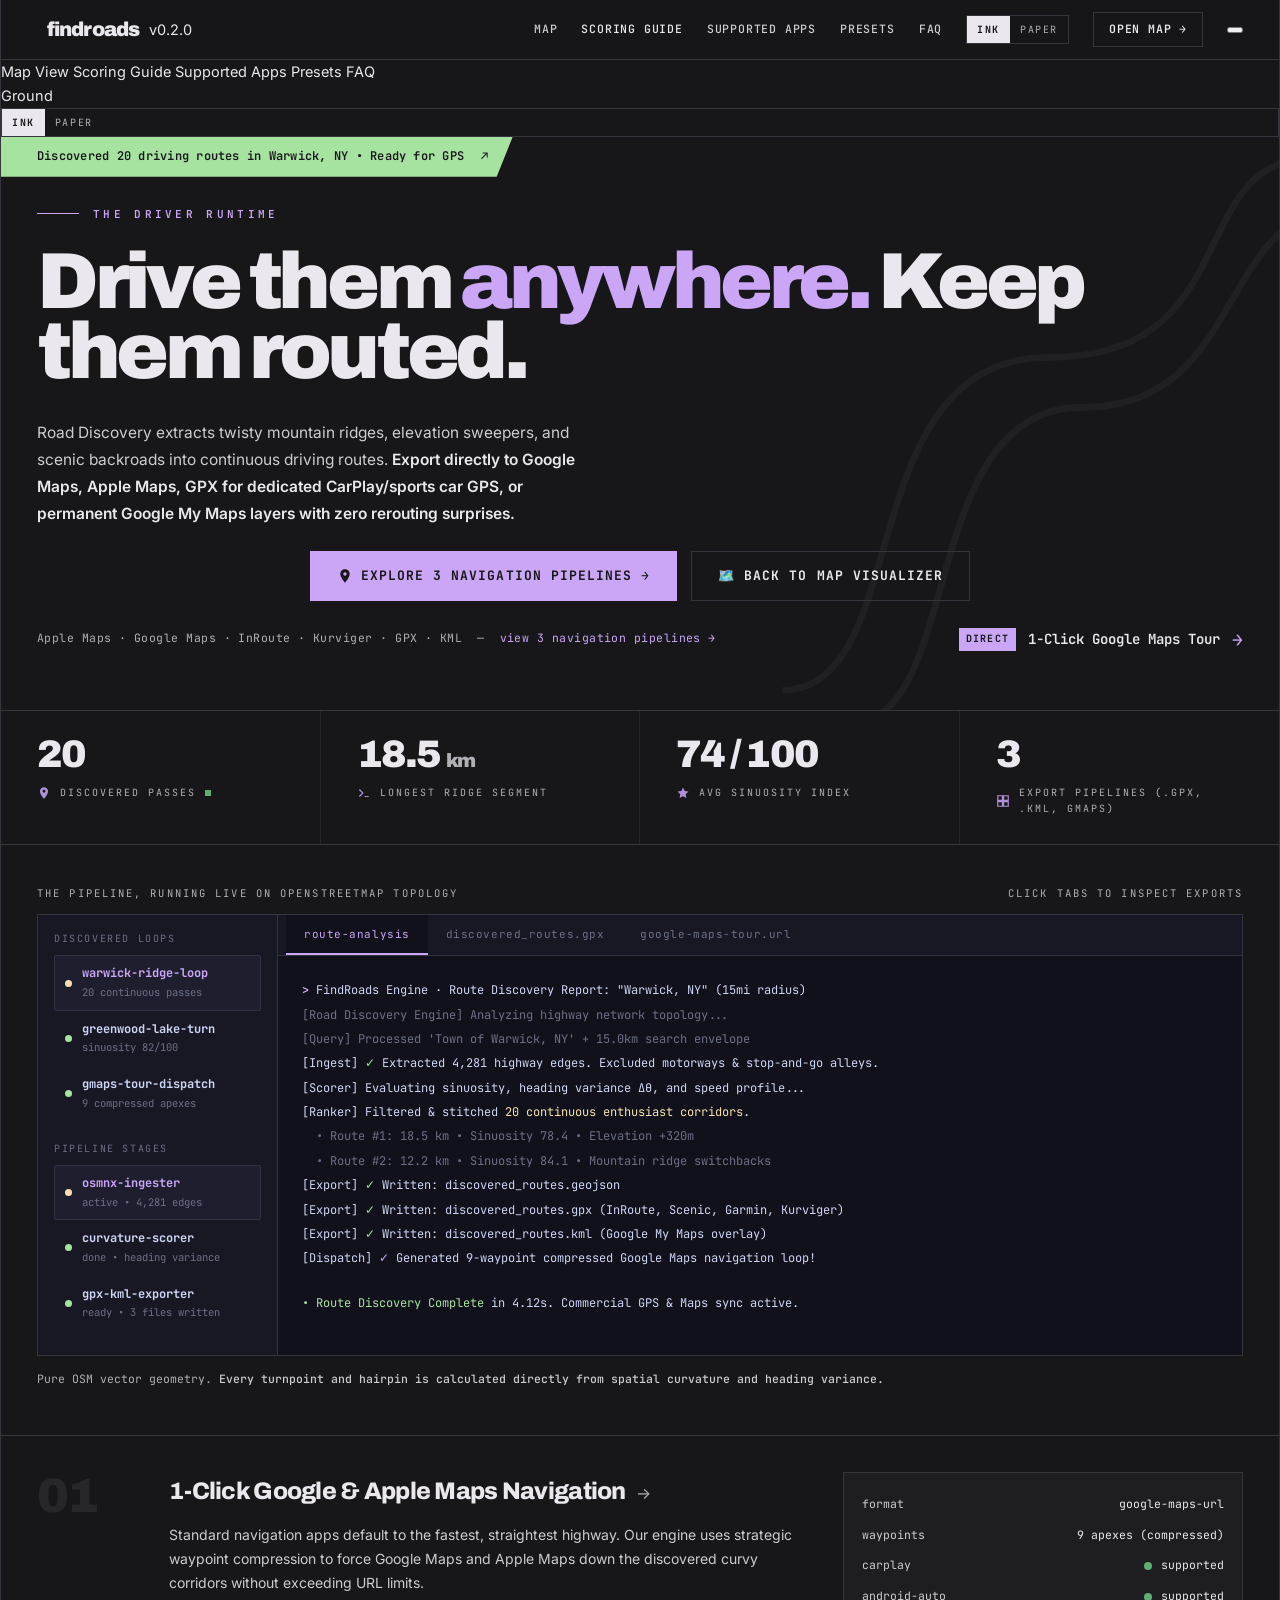
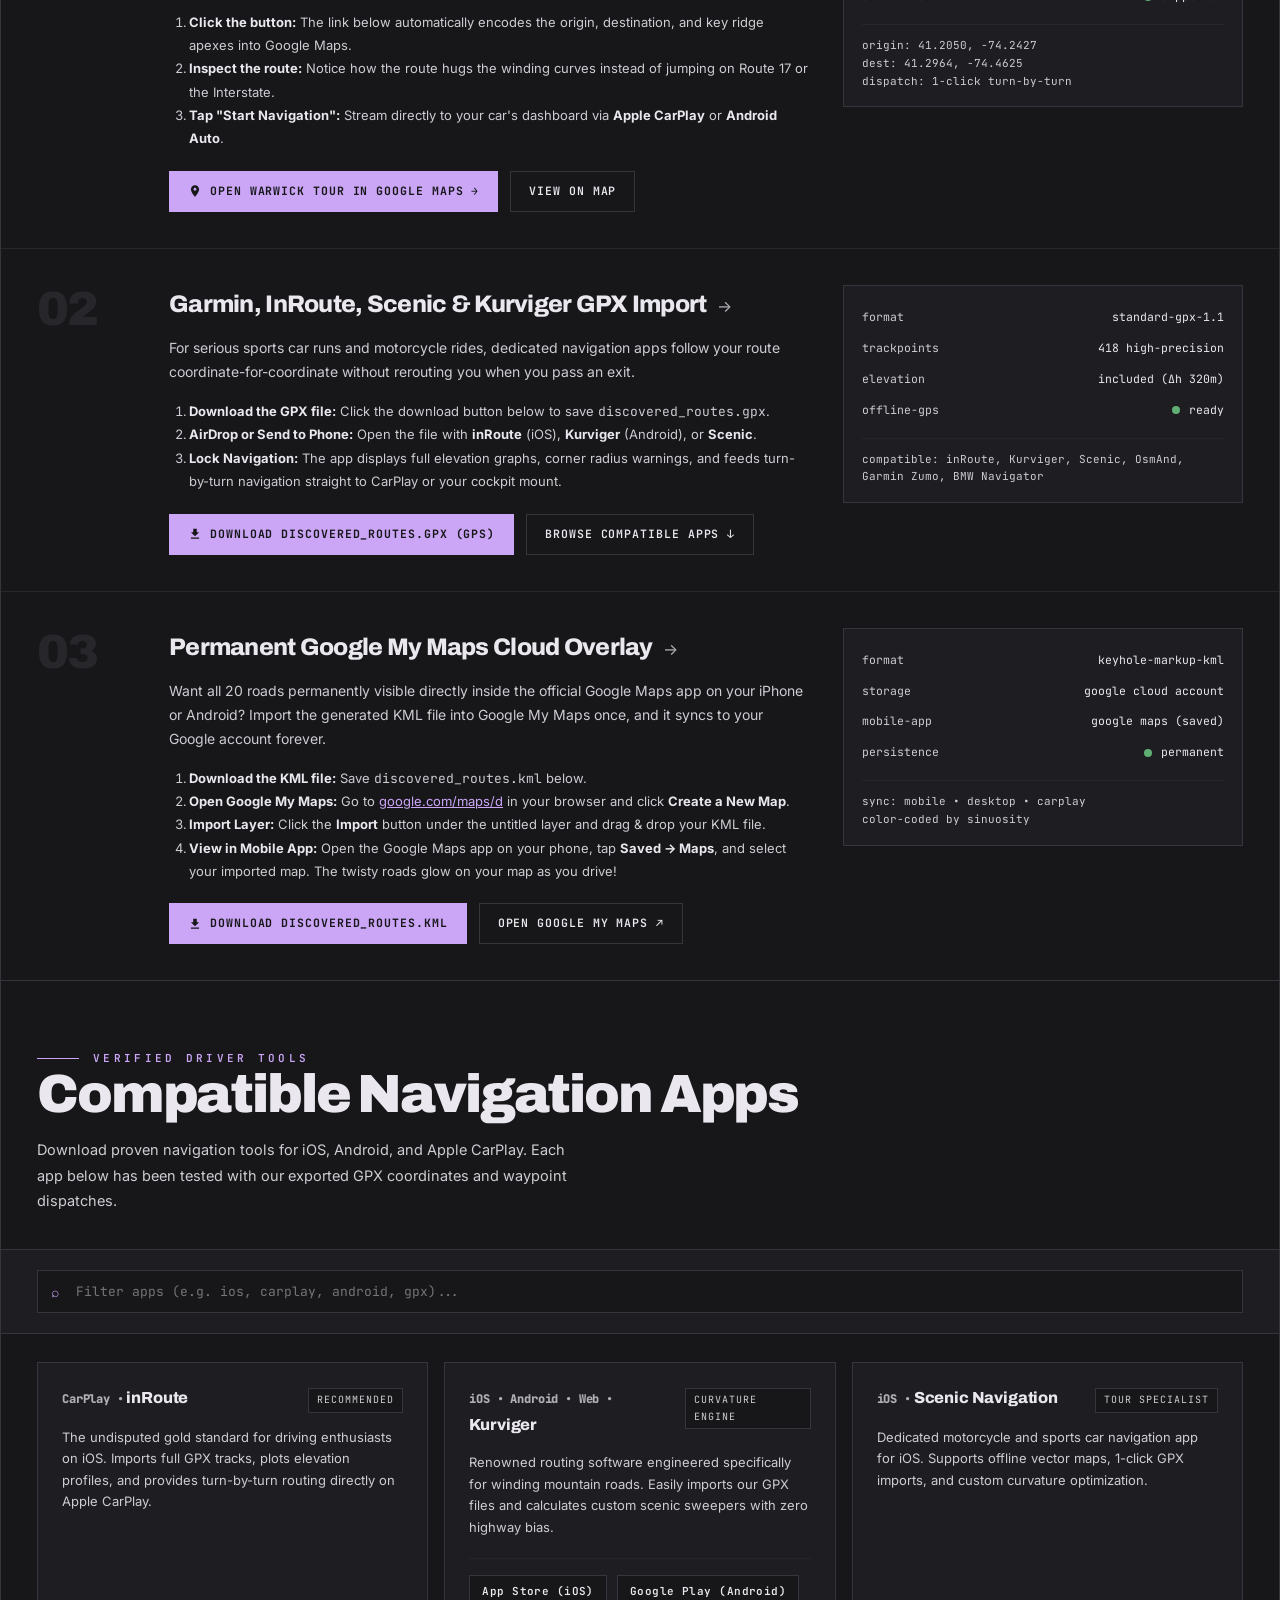
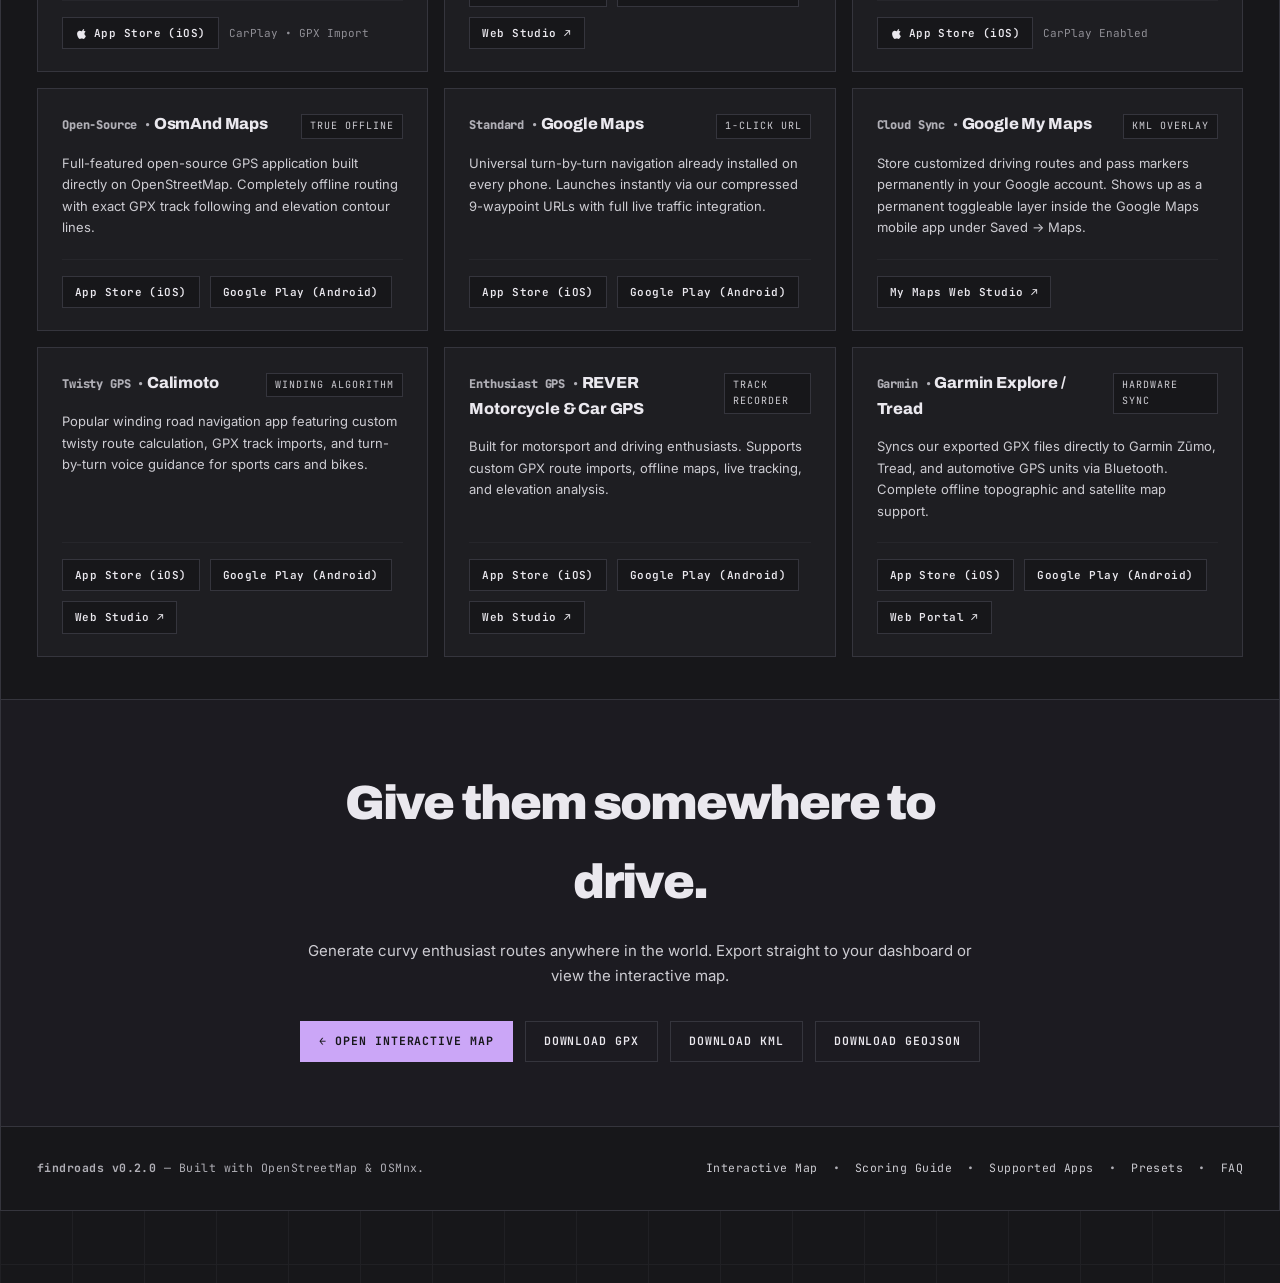
<file: examples/navigation_guide.html>
<!DOCTYPE html>
<html lang="en" data-palette="catppuccin" data-mode="ink">
<head>
  <meta charset="utf-8" />
  <meta name="viewport" content="width=device-width, initial-scale=1" />
  <title>Road Discovery &bull; The Driver Runtime</title>
  <meta name="description" content="Stitch twisty ridge lines, mountain passes, and scenic sweepers into continuous driving routes. Export to Google Maps, Apple Maps, GPX, and KML." />
  <meta name="theme-color" content="#17171a" />

  <!-- Herdr Fonts: Archivo, Inter, JetBrains Mono -->
  <link rel="preconnect" href="https://fonts.googleapis.com" />
  <link rel="preconnect" href="https://fonts.gstatic.com" crossorigin />
  <link href="https://fonts.googleapis.com/css2?family=Archivo:ital,wght@0,600;0,700;0,800;0,900;1,800;1,900&family=Inter:wght@400;500;600;700&family=JetBrains+Mono:wght@400;500;600;700&display=swap" rel="stylesheet" />

  <script>
    /* Herdr Ground selection: ink (dark) vs paper (light) */
    window.herdrGround = {
      read: function () {
        try {
          return localStorage.getItem("roads-ground") === "paper" ? "paper" : "ink";
        } catch (e) {
          return "ink";
        }
      },
      apply: function (mode) {
        var root = document.documentElement;
        root.setAttribute("data-mode", mode);
        root.setAttribute("data-palette", mode === "paper" ? "solarized-light" : "catppuccin");
        var inkBtn = document.querySelector('[data-ground="ink"]');
        var paperBtn = document.querySelector('[data-ground="paper"]');
        if (inkBtn && paperBtn) {
          inkBtn.setAttribute("aria-pressed", mode === "ink" ? "true" : "false");
          paperBtn.setAttribute("aria-pressed", mode === "paper" ? "true" : "false");
        }
        return mode;
      },
      save: function (mode) {
        try {
          localStorage.setItem("roads-ground", mode);
        } catch (e) {}
      }
    };
    window.herdrGround.apply(window.herdrGround.read());
  </script>

  <style>
    /* ──────────────────────────────────────────────────────────────
       herdr.dev design system & tokens
       ────────────────────────────────────────────────────────────── */
    :root {
      --disp: "Archivo", system-ui, -apple-system, sans-serif;
      --body: "Inter", system-ui, -apple-system, sans-serif;
      --mono: "JetBrains Mono", ui-monospace, SFMono-Regular, Menlo, monospace;
      --gut: 36px;
      --max: 1440px;
      --run: #5fae74;
      --wait: #d3a027;
      --idle: #5a615c;
      --done: #94e2d5;
      --red: #f38ba8;
      --yellow: #f9e2af;
      --green: #a6e3a1;
      --radius-sm: 2px;
      --radius-md: 4px;
    }

    html,
    html[data-mode="ink"] {
      --bg: #17171a;
      --panel: #1e1e22;
      --mass: #26262b;
      --ink: #eae8ee;
      --dim: #cdccd2;
      --faint: #b0afb6;
      --faint2: #908f96;
      --line: #26262b;
      --line2: #35353d;
      --spot: #cba6f7;
      --spot-ink: #17171a;
      --grid: #202024;
      --term-bg: #11111b;
      --term-sidebar-bg: #181825;
      --term-active-bg: #1e1e2e;
      --term-border: #313244;
      --term-text: #cdd6f4;
      --term-muted: #6c7086;
      --term-tab-bg: #1e1e2e;
    }

    html[data-mode="paper"] {
      --bg: #efece5;
      --panel: #e7e3da;
      --mass: #ddd8cc;
      --ink: #15140f;
      --dim: #55534a;
      --faint: #86826f;
      --faint2: #928e79;
      --line: #e2ded4;
      --line2: #cbc5b6;
      --spot: #8839ef;
      --spot-ink: #fff;
      --grid: #e4e0d6;
      --term-bg: #fdf6e3;
      --term-sidebar-bg: #eee8d5;
      --term-active-bg: #e6dec8;
      --term-border: #d6ceb8;
      --term-text: #657b83;
      --term-muted: #93a1a1;
      --term-tab-bg: #e6dec8;
    }

    *, *::before, *::after {
      box-sizing: border-box;
    }

    body.site {
      margin: 0;
      background: var(--bg);
      color: var(--ink);
      font-family: var(--body);
      font-size: 14.5px;
      line-height: 1.65;
      background-image:
        linear-gradient(var(--grid) 1px, transparent 1px),
        linear-gradient(90deg, var(--grid) 1px, transparent 1px);
      background-size: 72px 72px;
      overflow-x: clip;
      padding-bottom: 72px;
      -webkit-font-smoothing: antialiased;
    }

    body.site ::selection {
      background: var(--spot);
      color: var(--spot-ink);
    }

    a {
      color: inherit;
      text-decoration: none;
      transition: color 0.12s ease;
    }

    code, pre {
      font-family: var(--mono);
    }

    .hd-frame {
      max-width: var(--max);
      margin: 0 auto;
      background: var(--bg);
      position: relative;
      border-left: 1px solid var(--line2);
      border-right: 1px solid var(--line2);
      border-bottom: 1px solid var(--line2);
    }

    /* ── Navbar ── */
    .hd-nav {
      display: flex;
      align-items: center;
      gap: 24px;
      height: 60px;
      padding: 0 var(--gut);
      border-bottom: 1px solid var(--line2);
      position: sticky;
      top: 0;
      z-index: 100;
      background: color-mix(in srgb, var(--bg) 95%, transparent);
      backdrop-filter: blur(12px);
    }

    .lock {
      display: flex;
      align-items: center;
      gap: 10px;
      text-decoration: none;
    }

    .lock svg {
      width: 24px;
      height: 24px;
      fill: var(--spot);
    }

    .lock b {
      font-family: var(--disp);
      font-weight: 900;
      font-size: 20px;
      letter-spacing: -0.045em;
      color: var(--ink);
    }

    .lock b span {
      color: var(--spot);
      font-weight: 400;
    }

    .hd-nav .sp {
      flex: 1;
    }

    .hd-nav a.lnk {
      color: var(--dim);
      font-size: 11.5px;
      letter-spacing: 0.07em;
      text-transform: uppercase;
      font-family: var(--mono);
      font-weight: 500;
    }

    .hd-nav a.lnk:hover,
    .hd-nav a.lnk.active {
      color: var(--ink);
    }

    .hd-nav .btn {
      border: 1px solid var(--line2);
      padding: 7px 15px;
      color: var(--ink);
      font-size: 11.5px;
      letter-spacing: 0.07em;
      text-transform: uppercase;
      font-family: var(--mono);
      font-weight: 600;
      transition: all 0.12s ease;
    }

    .hd-nav .btn:hover {
      background: var(--spot);
      color: var(--spot-ink);
      border-color: var(--spot);
    }

    .hd-nav .ico {
      display: inline-flex;
      align-items: center;
      justify-content: center;
      width: 30px;
      height: 30px;
      flex: 0 0 auto;
      border: 1px solid var(--line2);
      color: var(--dim);
    }

    .hd-nav .ico.wide {
      width: auto;
      gap: 8px;
      padding: 0 10px;
    }

    .hd-nav .ico svg {
      width: 14px;
      height: 14px;
      fill: currentColor;
    }

    .hd-nav .ico b {
      font-family: var(--mono);
      font-weight: 400;
      font-size: 11.5px;
      letter-spacing: 0.04em;
    }

    .hd-nav .ico:hover {
      color: var(--spot);
      border-color: var(--spot);
    }

    .mode {
      display: flex;
      border: 1px solid var(--line2);
    }

    .mode button {
      background: none;
      border: 0;
      color: var(--faint);
      cursor: pointer;
      font-family: var(--mono);
      font-size: 10px;
      letter-spacing: 0.16em;
      text-transform: uppercase;
      padding: 7px 10px;
    }

    .mode button:hover {
      color: var(--ink);
    }

    .mode button[aria-pressed="true"] {
      background: var(--ink);
      color: var(--bg);
      font-weight: 700;
    }

    /* ── Hero ── */
    .hd-hero {
      position: relative;
      overflow: hidden;
      padding: 68px var(--gut) 56px;
      border-bottom: 1px solid var(--line2);
    }

    .seed-ribbon {
      position: absolute;
      top: 0;
      left: 0;
      z-index: 2;
      padding: 10px 24px 10px var(--gut);
      background: var(--green);
      color: #17171a;
      clip-path: polygon(0 0, 100% 0, calc(100% - 16px) 100%, 0 100%);
      font-size: 12px;
      font-weight: 600;
      font-family: var(--mono);
      letter-spacing: 0.02em;
    }

    .seed-ribbon span {
      margin-left: 10px;
      color: #17171a;
    }

    .seed-ribbon:hover {
      filter: brightness(1.08);
    }

    .hd-hero .ghost-art {
      position: absolute;
      right: -8%;
      top: 50%;
      transform: translateY(-50%);
      width: min(720px, 52vw);
      height: min(720px, 52vw);
      opacity: 0.04;
      pointer-events: none;
      color: var(--ink);
    }

    .hd-hero .in {
      position: relative;
      z-index: 1;
    }

    .hd-eyebrow {
      display: flex;
      align-items: center;
      gap: 14px;
      color: var(--spot);
      font-size: 11px;
      letter-spacing: 0.3em;
      text-transform: uppercase;
      font-family: var(--mono);
      font-weight: 600;
    }

    .hd-eyebrow s {
      width: 42px;
      height: 1px;
      background: var(--spot);
      text-decoration: none;
    }

    h1 {
      font-family: var(--disp);
      font-weight: 900;
      letter-spacing: -0.055em;
      line-height: 0.88;
      font-size: clamp(38px, 6.2vw, 118px);
      margin: 24px 0 0;
      max-width: 20ch;
      color: var(--ink);
    }

    h1 em {
      font-style: normal;
      color: var(--spot);
    }

    .lede {
      color: var(--dim);
      font-size: 15.5px;
      line-height: 1.75;
      max-width: 54ch;
      margin: 32px 0 0;
    }

    .lede b {
      color: var(--ink);
      font-weight: 600;
    }

    .go {
      display: flex;
      align-items: center;
      gap: 22px;
      margin-top: 38px;
      flex-wrap: wrap;
    }

    .hd-cmd {
      display: inline-flex;
      align-items: center;
      border: 1px solid var(--line2);
      background: color-mix(in srgb, var(--bg) 80%, transparent);
      backdrop-filter: blur(6px);
    }

    .hd-cmd code {
      padding: 14px 19px;
      font-size: 13.5px;
      font-family: var(--mono);
      color: var(--ink);
    }

    .hd-cmd code b {
      color: var(--spot);
      font-weight: 600;
      margin-right: 11px;
    }

    .hd-cmd button {
      padding: 14px 18px;
      border: 0;
      border-left: 1px solid var(--line2);
      background: none;
      cursor: pointer;
      color: var(--faint);
      font-family: var(--mono);
      font-size: 11px;
      letter-spacing: 0.1em;
      text-transform: uppercase;
      font-weight: 600;
      transition: all 0.12s ease;
    }

    .hd-cmd button:hover {
      color: var(--spot);
      background: color-mix(in srgb, var(--spot) 8%, transparent);
    }

    .hero-meta {
      display: grid;
      grid-template-columns: minmax(0, 1fr) auto;
      align-items: baseline;
      column-gap: 24px;
      margin-top: 24px;
    }

    .hero-meta > .meta {
      color: var(--faint);
      font-size: 11.5px;
      letter-spacing: 0.04em;
      font-family: var(--mono);
    }

    .hero-meta > .meta a {
      color: var(--spot);
      text-decoration: none;
    }

    .hero-meta > .meta a:hover {
      text-decoration: underline;
    }

    .hero-link {
      display: inline-flex;
      align-items: center;
      gap: 12px;
      color: var(--ink);
      font-size: 14px;
      font-weight: 600;
      font-family: var(--mono);
    }

    .hero-link > span {
      padding: 3px 7px;
      background: var(--spot);
      color: var(--spot-ink);
      font-size: 10px;
      font-weight: 700;
      letter-spacing: 0.12em;
      text-transform: uppercase;
    }

    .hero-link > b {
      color: var(--spot);
      font-size: 18px;
    }

    .hero-link:hover {
      color: var(--spot);
    }

    /* ── Numbers Strip ── */
    .strip {
      display: grid;
      grid-template-columns: repeat(4, 1fr);
      border-bottom: 1px solid var(--line2);
    }

    .stat {
      position: relative;
      display: block;
      overflow: hidden;
      text-decoration: none;
      padding: 24px var(--gut) 26px;
      border-right: 1px solid var(--line);
      transition: background 0.12s ease;
    }

    .stat:last-child {
      border-right: 0;
    }

    .stat:hover {
      background: color-mix(in srgb, var(--spot) 5%, transparent);
    }

    .stat b {
      position: relative;
      z-index: 1;
      display: block;
      font-family: var(--disp);
      font-weight: 900;
      font-size: clamp(26px, 3vw, 42px);
      letter-spacing: -0.045em;
      line-height: 1;
      color: var(--ink);
      font-variant-numeric: tabular-nums;
    }

    .stat span {
      position: relative;
      z-index: 1;
      display: flex;
      align-items: center;
      gap: 9px;
      margin-top: 11px;
      color: var(--faint);
      font-size: 10px;
      letter-spacing: 0.2em;
      text-transform: uppercase;
      font-family: var(--mono);
    }

    .stat:hover span {
      color: var(--dim);
    }

    .stat .ic {
      width: 14px;
      height: 14px;
      flex: 0 0 14px;
      fill: currentColor;
      color: var(--spot);
      opacity: 0.85;
    }

    .stat i.live {
      width: 6px;
      height: 6px;
      flex: 0 0 6px;
      background: var(--run);
      animation: site-pulse 2.2s ease-in-out infinite;
      display: inline-block;
    }

    @keyframes site-pulse {
      0%, 100% { opacity: 0.25; }
      50% { opacity: 1; }
    }

    /* ── Terminal Mockup Section ── */
    .fig {
      padding: 40px var(--gut) 46px;
      border-bottom: 1px solid var(--line2);
    }

    .fighd {
      display: flex;
      align-items: baseline;
      gap: 16px;
      padding: 0 0 12px;
      color: var(--faint);
      font-size: 10.5px;
      letter-spacing: 0.2em;
      text-transform: uppercase;
      font-family: var(--mono);
    }

    .fighd i {
      font-style: normal;
      color: var(--spot);
      letter-spacing: 0.1em;
    }

    .fighd .r {
      margin-left: auto;
      text-align: right;
    }

    .plate {
      border: 1px solid var(--line2);
      background: var(--term-bg);
      overflow: hidden;
    }

    .herdr-ui-mock {
      display: grid;
      grid-template-columns: 240px minmax(0, 1fr);
      min-height: 440px;
      font-family: var(--mono);
      font-size: 12px;
    }

    .mock-sidebar {
      background: var(--term-sidebar-bg);
      border-right: 1px solid var(--term-border);
      padding: 16px;
      display: flex;
      flex-direction: column;
      gap: 20px;
    }

    .mock-sidebar-title {
      font-size: 10px;
      letter-spacing: 0.16em;
      text-transform: uppercase;
      color: var(--term-muted);
      margin-bottom: 8px;
    }

    .mock-item {
      display: flex;
      align-items: center;
      gap: 10px;
      padding: 8px 10px;
      border-radius: var(--radius-sm);
      color: var(--term-text);
      cursor: pointer;
      border: 1px solid transparent;
      transition: all 0.12s ease;
    }

    .mock-item:hover, .mock-item.active {
      background: var(--term-active-bg);
      border-color: var(--term-border);
    }

    .mock-item.active strong {
      color: var(--spot);
    }

    .mock-dot {
      width: 7px;
      height: 7px;
      border-radius: 50%;
      flex-shrink: 0;
    }

    .dot-working { background: var(--yellow); }
    .dot-done { background: var(--green); }
    .dot-idle { background: var(--idle); }

    .mock-item small {
      display: block;
      color: var(--term-muted);
      font-size: 10.5px;
    }

    .mock-main {
      display: flex;
      flex-direction: column;
      background: var(--term-bg);
    }

    .mock-tabs {
      display: flex;
      align-items: center;
      background: var(--term-sidebar-bg);
      border-bottom: 1px solid var(--term-border);
      padding: 0 8px;
    }

    .mock-tab {
      padding: 10px 18px;
      color: var(--term-muted);
      cursor: pointer;
      font-size: 11px;
      letter-spacing: 0.05em;
      border-bottom: 2px solid transparent;
      user-select: none;
      transition: all 0.12s ease;
    }

    .mock-tab:hover {
      color: var(--term-text);
    }

    .mock-tab.active {
      color: var(--spot);
      border-bottom-color: var(--spot);
      background: var(--term-bg);
    }

    .mock-terminal-pane {
      padding: 24px;
      flex: 1;
      overflow-y: auto;
      line-height: 1.7;
      color: var(--term-text);
    }

    .tui-line {
      display: block;
      margin-bottom: 4px;
    }

    .tui-prompt {
      color: var(--spot);
      font-weight: 700;
    }

    .tui-green { color: var(--green); }
    .tui-yellow { color: var(--yellow); }
    .tui-dim { color: var(--term-muted); }
    .tui-cyan { color: #89dceb; }
    .tui-purple { color: var(--spot); }

    .figcap {
      margin: 13px 0 0;
      color: var(--faint);
      font-size: 11.5px;
      line-height: 1.7;
      font-family: var(--mono);
    }

    .figcap b {
      color: var(--dim);
      font-weight: 500;
    }

    /* ── Router Rows (.caps) ── */
    .caps {
      display: flex;
      flex-direction: column;
      width: 100%;
      border-bottom: 1px solid var(--line2);
    }

    .caps > .cap {
      display: grid;
      grid-template-columns: 100px minmax(0, 1fr) 400px;
      gap: 0 32px;
      align-items: start;
      padding: 36px var(--gut);
      border-bottom: 1px solid var(--line);
      text-decoration: none;
      transition: background 0.12s ease;
    }

    .caps > .cap:last-child {
      border-bottom: 0;
    }

    .caps > .cap:hover {
      background: color-mix(in srgb, var(--spot) 4%, transparent);
    }

    .caps .n {
      display: flex;
      flex-direction: column;
      gap: 13px;
      align-items: flex-start;
      line-height: 1;
    }

    .caps .n > span:first-child {
      font-family: var(--disp);
      font-weight: 900;
      font-size: 48px;
      letter-spacing: -0.05em;
      color: var(--mass);
      transition: color 0.12s ease;
    }

    .caps > .cap:hover .n > span:first-child {
      color: var(--line2);
    }

    .caps h3 {
      margin: 0;
      font-family: var(--disp);
      font-weight: 800;
      letter-spacing: -0.03em;
      font-size: 24px;
      color: var(--ink);
      transition: color 0.12s ease;
    }

    .caps > .cap:hover h3 {
      color: var(--spot);
    }

    .caps .arw {
      margin-left: 6px;
      font-family: var(--body);
      font-weight: 400;
      font-size: 16px;
      color: var(--faint);
      transition: all 0.12s ease;
    }

    .caps > .cap:hover .arw {
      color: var(--spot);
      margin-left: 12px;
    }

    .caps p {
      margin: 12px 0 0;
      color: var(--dim);
      font-size: 14px;
      line-height: 1.7;
    }

    .caps .steps-list {
      margin: 16px 0 0;
      padding-left: 20px;
      color: var(--dim);
      font-size: 13px;
      line-height: 1.8;
    }

    .caps .steps-list li b {
      color: var(--ink);
    }

    .caps .cap-actions {
      display: flex;
      gap: 12px;
      margin-top: 20px;
      flex-wrap: wrap;
    }

    .btn-action-primary {
      display: inline-flex;
      align-items: center;
      gap: 8px;
      background: var(--spot);
      color: var(--spot-ink);
      padding: 10px 18px;
      border: 1px solid var(--spot);
      font-family: var(--mono);
      font-size: 11.5px;
      letter-spacing: 0.08em;
      text-transform: uppercase;
      font-weight: 700;
      cursor: pointer;
      transition: all 0.12s ease;
    }

    .btn-action-primary:hover {
      background: var(--ink);
      color: var(--bg);
      border-color: var(--ink);
    }

    .btn-action-secondary {
      display: inline-flex;
      align-items: center;
      gap: 8px;
      background: transparent;
      color: var(--ink);
      padding: 10px 18px;
      border: 1px solid var(--line2);
      font-family: var(--mono);
      font-size: 11.5px;
      letter-spacing: 0.08em;
      text-transform: uppercase;
      font-weight: 600;
      cursor: pointer;
      transition: all 0.12s ease;
    }

    .btn-action-secondary:hover {
      background: var(--spot);
      color: var(--spot-ink);
      border-color: var(--spot);
    }

    .caps .ev {
      align-self: start;
      justify-self: end;
      width: 100%;
      max-width: 400px;
      box-sizing: border-box;
      border: 1px solid var(--line2);
      background: var(--panel);
      padding: 16px 18px;
      font-family: var(--mono);
      font-size: 11.5px;
      color: var(--faint);
    }

    .caps .ev-row {
      display: flex;
      align-items: center;
      gap: 14px;
      padding: 6px 0;
    }

    .caps .ev-row > span {
      color: var(--dim);
    }

    .caps .ev-row b {
      margin-left: auto;
      font-weight: 400;
      display: inline-flex;
      align-items: center;
      gap: 9px;
      color: var(--ink);
    }

    .caps .ev-row i {
      display: block;
      width: 8px;
      height: 8px;
      border-radius: 50%;
      flex: 0 0 auto;
    }

    .caps .ev-row i.beat {
      background: var(--run);
      animation: site-pulse 2.2s ease-in-out infinite;
    }

    .caps .ev-code {
      margin-top: 12px;
      padding-top: 12px;
      border-top: 1px solid var(--line);
      color: var(--dim);
      font-size: 11px;
      line-height: 1.6;
      overflow-x: auto;
    }

    /* ── App Store / Plugin Grid Section ── */
    .ph {
      padding: 68px var(--gut) 36px;
      border-bottom: 1px solid var(--line2);
    }

    .ph-split {
      display: grid;
      grid-template-columns: minmax(0, 1fr) auto;
      gap: 40px;
      align-items: end;
    }

    .ph h2 {
      margin: 0;
      font-family: var(--disp);
      font-weight: 900;
      letter-spacing: -0.04em;
      font-size: clamp(30px, 4.2vw, 54px);
      line-height: 1;
      color: var(--ink);
    }

    .ph p {
      margin: 16px 0 0;
      color: var(--dim);
      font-size: 14.5px;
      line-height: 1.75;
      max-width: 60ch;
    }

    .plugins-controls {
      display: flex;
      gap: 16px;
      align-items: center;
      flex-wrap: wrap;
      padding: 20px var(--gut);
      border-bottom: 1px solid var(--line2);
      background: var(--panel);
    }

    .plugins-search-wrap {
      position: relative;
      flex: 1;
      min-width: 260px;
    }

    .plugins-search {
      width: 100%;
      background: var(--bg);
      border: 1px solid var(--line2);
      color: var(--ink);
      font-family: var(--mono);
      font-size: 13px;
      padding: 12px 14px 12px 38px;
      border-radius: 0;
      transition: border-color 0.12s ease;
    }

    .plugins-search:focus {
      outline: 0;
      border-color: var(--spot);
    }

    .plugins-search-icon {
      position: absolute;
      left: 14px;
      top: 50%;
      transform: translateY(-50%);
      color: var(--spot);
      font-size: 14px;
    }

    .plugins-grid {
      display: grid;
      grid-template-columns: repeat(auto-fill, minmax(340px, 1fr));
      gap: 16px;
      padding: 28px var(--gut) 42px;
      border-bottom: 1px solid var(--line2);
    }

    .plugin-card {
      display: flex;
      flex-direction: column;
      padding: 22px 24px;
      background: var(--panel);
      border: 1px solid var(--line2);
      transition: all 0.12s ease;
      text-decoration: none;
    }

    .plugin-card:hover {
      background: color-mix(in srgb, var(--spot) 6%, var(--panel));
      border-color: var(--spot);
    }

    .plugin-card-head {
      display: flex;
      align-items: baseline;
      gap: 10px;
    }

    .plugin-title {
      font-size: 16px;
      letter-spacing: -0.01em;
      font-family: var(--disp);
      font-weight: 800;
    }

    .plugin-owner {
      color: var(--faint);
      font-family: var(--mono);
      font-size: 12px;
    }

    .plugin-name {
      color: var(--ink);
    }

    .plugin-card:hover .plugin-name {
      color: var(--spot);
    }

    .plugin-badge-pill {
      margin-left: auto;
      font-family: var(--mono);
      font-size: 10px;
      letter-spacing: 0.1em;
      text-transform: uppercase;
      padding: 3px 8px;
      border: 1px solid var(--line2);
      color: var(--dim);
      background: var(--bg);
    }

    .plugin-desc {
      margin: 14px 0 0;
      color: var(--dim);
      font-size: 13px;
      line-height: 1.65;
      flex: 1;
    }

    .plugin-meta-row {
      display: flex;
      align-items: center;
      gap: 10px;
      flex-wrap: wrap;
      margin-top: 20px;
      padding-top: 16px;
      border-top: 1px solid var(--line);
    }

    .store-btn {
      display: inline-flex;
      align-items: center;
      gap: 6px;
      padding: 6px 12px;
      border: 1px solid var(--line2);
      background: var(--bg);
      color: var(--ink);
      font-family: var(--mono);
      font-size: 11px;
      letter-spacing: 0.04em;
      font-weight: 600;
      text-decoration: none;
      transition: all 0.12s ease;
    }

    .store-btn svg {
      width: 13px;
      height: 13px;
      fill: currentColor;
    }

    .store-btn:hover {
      background: var(--spot);
      color: var(--spot-ink);
      border-color: var(--spot);
    }

    /* ── Bottom CTA (.end) ── */
    .end {
      padding: 64px var(--gut);
      border-bottom: 1px solid var(--line2);
      background: color-mix(in srgb, var(--spot) 3%, var(--bg));
      text-align: center;
    }

    .end .in {
      max-width: 680px;
      margin: 0 auto;
    }

    .end h2 {
      margin: 0;
      font-family: var(--disp);
      font-weight: 900;
      letter-spacing: -0.04em;
      font-size: clamp(28px, 4vw, 48px);
      color: var(--ink);
    }

    .end p {
      margin: 16px 0 0;
      color: var(--dim);
      font-size: 15px;
      line-height: 1.7;
    }

    .end .download-pills {
      display: flex;
      justify-content: center;
      gap: 12px;
      margin-top: 32px;
      flex-wrap: wrap;
    }

    /* ── Footer ── */
    .site-footer {
      padding: 32px var(--gut);
      display: flex;
      align-items: center;
      justify-content: space-between;
      color: var(--faint);
      font-family: var(--mono);
      font-size: 11.5px;
      letter-spacing: 0.04em;
      flex-wrap: wrap;
      gap: 16px;
    }

    .site-footer a {
      color: var(--dim);
    }

    .site-footer a:hover {
      color: var(--spot);
    }

    /* Responsive */
    @media (max-width: 1000px) {
      .strip {
        grid-template-columns: repeat(2, 1fr);
      }
      .stat:nth-child(2) {
        border-right: 0;
      }
      .stat:nth-child(1), .stat:nth-child(2) {
        border-bottom: 1px solid var(--line);
      }
      .caps > .cap {
        grid-template-columns: minmax(0, 1fr);
        gap: 24px 0;
      }
      .caps .ev {
        justify-self: stretch;
        max-width: none;
      }
      .herdr-ui-mock {
        grid-template-columns: minmax(0, 1fr);
      }
      .mock-sidebar {
        border-right: 0;
        border-bottom: 1px solid var(--term-border);
      }
    }

    @media (max-width: 640px) {
      :root {
        --gut: 18px;
      }
      .strip {
        grid-template-columns: minmax(0, 1fr);
      }
      .stat {
        border-right: 0;
        border-bottom: 1px solid var(--line);
      }
      .hd-nav .lnk {
        display: none;
      }
    }
  </style>
</head>

<body class="site">
  <div class="hd-frame">

    <!-- ── Header Navigation ── -->
    <nav class="hd-nav">
      <a class="lock" href="/">
        <span class="ram"></span>
        <b>findroads</b>
        <span class="tag-badge">v0.2.0</span>
      </a>
      <div class="sp"></div>
      <a class="lnk" href="/">Map</a>
      <a class="lnk active" href="/navigation_guide.html">Scoring Guide</a>
      <a class="lnk" href="#apps">Supported Apps</a>
      <a class="lnk" href="/#presets">Presets</a>
      <a class="lnk" href="/#faq">FAQ</a>

      <div class="mode" aria-label="Theme mode toggle">
        <button type="button" data-ground="ink" aria-pressed="true" onclick="window.herdrGround.save(window.herdrGround.apply('ink'))">ink</button>
        <button type="button" data-ground="paper" aria-pressed="false" onclick="window.herdrGround.save(window.herdrGround.apply('paper'))">paper</button>
      </div>

      <a class="btn" href="/">Open Map &rarr;</a>

      <button type="button" class="menu" id="nav-menu" aria-expanded="false" aria-controls="nav-sheet" aria-label="Menu">
        <span></span><span></span><span></span>
      </button>
    </nav>

    <!-- Mobile Nav Sheet -->
    <div class="sheet" id="nav-sheet">
      <a href="/">Map View</a>
      <a href="/navigation_guide.html">Scoring Guide</a>
      <a href="#apps">Supported Apps</a>
      <a href="/#presets">Presets</a>
      <a href="/#faq">FAQ</a>
      <div class="sheet-ground">
        <span>Ground</span>
        <div class="mode">
          <button type="button" data-ground="ink" aria-pressed="true">ink</button>
          <button type="button" data-ground="paper" aria-pressed="false">paper</button>
        </div>
      </div>
    </div>


    <!-- Hero Header -->
    <header class="hd-hero">
      <a class="seed-ribbon" href="#methods">
        Discovered 20 driving routes in Warwick, NY &bull; Ready for GPS <span>↗</span>
      </a>

      <!-- Background stylized curve watermark -->
      <svg class="ghost-art" viewBox="0 0 200 200" fill="none" stroke="currentColor" stroke-width="2">
        <path d="M20,180 C60,180 40,80 100,80 C160,80 140,20 180,20 M40,190 C75,190 60,95 110,95 C160,95 150,35 190,35"/>
      </svg>

      <div class="in">
        <div class="hd-eyebrow"><s></s> the driver runtime</div>
        <h1>Drive them <em>anywhere.</em> Keep them routed.</h1>
        <p class="lede">
          Road Discovery extracts twisty mountain ridges, elevation sweepers, and scenic backroads into continuous driving routes. 
          <b>Export directly to Google Maps, Apple Maps, GPX for dedicated CarPlay/sports car GPS, or permanent Google My Maps layers with zero rerouting surprises.</b>
        </p>
        
        <div class="go" style="display:flex; gap:14px; justify-content:center; align-items:center; flex-wrap:wrap; margin-top:24px;">
          <a class="btn-action-primary" href="#methods" style="padding: 13px 26px; font-size: 13px; font-weight: 700; text-decoration: none;">
            <svg style="width:16px;height:16px;fill:currentColor" viewBox="0 0 24 24"><path d="M12 2C8.13 2 5 5.13 5 9c0 5.25 7 13 7 13s7-7.75 7-13c0-3.87-3.13-7-7-7zm0 9.5c-1.38 0-2.5-1.12-2.5-2.5s1.12-2.5 2.5-2.5 2.5 1.12 2.5 2.5-1.12 2.5-2.5 2.5z"/></svg>
            Explore 3 Navigation Pipelines &rarr;
          </a>
          <a class="btn-action-secondary" href="index.html" style="padding: 13px 26px; font-size: 13px; font-weight: 700; text-decoration: none;">
            🗺️ Back to Map Visualizer
          </a>
        </div>

        <div class="hero-meta">
          <div class="meta">Apple Maps &middot; Google Maps &middot; InRoute &middot; Kurviger &middot; GPX &middot; KML &nbsp;&mdash;&nbsp; <a href="#methods">view 3 navigation pipelines &rarr;</a></div>
          <a class="hero-link" href="https://www.google.com/maps/dir/?api=1&origin=41.205036%2C-74.242754&destination=41.296416%2C-74.462541&travelmode=driving&waypoints=41.249414%2C-74.36154%7C41.25485%2C-74.307796%7C41.265185%2C-74.428661%7C41.213645%2C-74.297465%7C41.182507%2C-74.320656%7C41.207617%2C-74.387094%7C41.331991%2C-74.356828" target="_blank" rel="noopener">
            <span>Direct</span> 1-Click Google Maps Tour <b>&rarr;</b>
          </a>
        </div>
      </div>
    </header>

    <!-- Numbers Strip -->
    <div class="strip">
      <div class="stat">
        <b>20</b>
        <span>
          <svg class="ic" viewBox="0 0 24 24"><path d="M12 2C8.13 2 5 5.13 5 9c0 5.25 7 13 7 13s7-7.75 7-13c0-3.87-3.13-7-7-7zm0 9.5c-1.38 0-2.5-1.12-2.5-2.5s1.12-2.5 2.5-2.5 2.5 1.12 2.5 2.5-1.12 2.5-2.5 2.5z"/></svg>
          discovered passes <i class="live"></i>
        </span>
      </div>
      <div class="stat">
        <b>18.5 <small style="font-size:0.5em;color:var(--faint)">km</small></b>
        <span>
          <svg class="ic" viewBox="0 0 24 24"><path d="M4 6l6 6-6 6M13 18h7" fill="none" stroke="currentColor" stroke-width="2"/></svg>
          longest ridge segment
        </span>
      </div>
      <div class="stat">
        <b>74 / 100</b>
        <span>
          <svg class="ic" viewBox="0 0 24 24"><path d="M12 2.6l2.9 5.9 6.5.95-4.7 4.6 1.1 6.45L12 17.45 6.2 20.5l1.1-6.45-4.7-4.6 6.5-.95z"/></svg>
          avg sinuosity index
        </span>
      </div>
      <div class="stat">
        <b>3</b>
        <span>
          <svg class="ic" viewBox="0 0 24 24"><path d="M3 3h8v8H3zM13 3h8v8h-8zM3 13h8v8H3zM13 13h8v8h-8z" fill="none" stroke="currentColor" stroke-width="2"/></svg>
          export pipelines (.gpx, .kml, gmaps)
        </span>
      </div>
    </div>

    <!-- Terminal Mockup Window -->
    <section class="fig">
      <div class="fighd">
        <span>the pipeline, running live on openstreetmap topology</span>
        <span class="r">click tabs to inspect exports</span>
      </div>
      <div class="plate">
        <div class="herdr-ui-mock">
          <aside class="mock-sidebar">
            <div>
              <div class="mock-sidebar-title">discovered loops</div>
              <div class="mock-item active" onclick="switchMockTab('cli')">
                <span class="mock-dot dot-working"></span>
                <div><strong>warwick-ridge-loop</strong><small>20 continuous passes</small></div>
              </div>
              <div class="mock-item" onclick="switchMockTab('gpx')">
                <span class="mock-dot dot-done"></span>
                <div><strong>greenwood-lake-turn</strong><small>sinuosity 82/100</small></div>
              </div>
              <div class="mock-item" onclick="switchMockTab('dispatch')">
                <span class="mock-dot dot-done"></span>
                <div><strong>gmaps-tour-dispatch</strong><small>9 compressed apexes</small></div>
              </div>
            </div>
            <div>
              <div class="mock-sidebar-title">pipeline stages</div>
              <div class="mock-item active">
                <span class="mock-dot dot-working"></span>
                <div><strong>osmnx-ingester</strong><small>active &bull; 4,281 edges</small></div>
              </div>
              <div class="mock-item">
                <span class="mock-dot dot-done"></span>
                <div><strong>curvature-scorer</strong><small>done &bull; heading variance</small></div>
              </div>
              <div class="mock-item">
                <span class="mock-dot dot-done"></span>
                <div><strong>gpx-kml-exporter</strong><small>ready &bull; 3 files written</small></div>
              </div>
            </div>
          </aside>

          <section class="mock-main">
            <div class="mock-tabs">
              <span class="mock-tab active" id="tab-btn-cli" onclick="switchMockTab('cli')">route-analysis</span>
              <span class="mock-tab" id="tab-btn-gpx" onclick="switchMockTab('gpx')">discovered_routes.gpx</span>
              <span class="mock-tab" id="tab-btn-dispatch" onclick="switchMockTab('dispatch')">google-maps-tour.url</span>
            </div>

            <!-- Pane 1: Route Analysis -->
            <div class="mock-terminal-pane" id="pane-cli">
              <div class="tui-line"><span class="tui-prompt">&gt;</span> FindRoads Engine &middot; Route Discovery Report: "Warwick, NY" (15mi radius)</div>
              <div class="tui-line tui-dim">[Road Discovery Engine] Analyzing highway network topology...</div>
              <div class="tui-line tui-dim">[Query] Processed 'Town of Warwick, NY' &plus; 15.0km search envelope</div>
              <div class="tui-line">[Ingest] <span class="tui-green">&check;</span> Extracted 4,281 highway edges. Excluded motorways &amp; stop-and-go alleys.</div>
              <div class="tui-line">[Scorer] Evaluating sinuosity, heading variance &Delta;&theta;, and speed profile...</div>
              <div class="tui-line">[Ranker] Filtered &amp; stitched <span class="tui-yellow">20 continuous enthusiast corridors</span>.</div>
              <div class="tui-line tui-dim">&nbsp;&nbsp;&bull; Route #1: 18.5 km &bull; Sinuosity 78.4 &bull; Elevation &plus;320m</div>
              <div class="tui-line tui-dim">&nbsp;&nbsp;&bull; Route #2: 12.2 km &bull; Sinuosity 84.1 &bull; Mountain ridge switchbacks</div>
              <div class="tui-line">[Export] <span class="tui-green">&check;</span> Written: discovered_routes.geojson</div>
              <div class="tui-line">[Export] <span class="tui-green">&check;</span> Written: discovered_routes.gpx (InRoute, Scenic, Garmin, Kurviger)</div>
              <div class="tui-line">[Export] <span class="tui-green">&check;</span> Written: discovered_routes.kml (Google My Maps overlay)</div>
              <div class="tui-line">[Dispatch] <span class="tui-purple">&check;</span> Generated 9-waypoint compressed Google Maps navigation loop!</div>
              <br/>
              <div class="tui-line"><span class="tui-green">&bull; Route Discovery Complete</span> in 4.12s. Commercial GPS &amp; Maps sync active.</div>
            </div>

            <!-- Pane 2: GPX Preview -->
            <div class="mock-terminal-pane" id="pane-gpx" style="display:none;">
              <div class="tui-line tui-dim">&lt;?xml version="1.0" encoding="UTF-8"?&gt;</div>
              <div class="tui-line">&lt;gpx version="1.1" creator="RoadDiscoveryEngine" xmlns="http://www.topografix.com/GPX/1/1"&gt;</div>
              <div class="tui-line">&nbsp;&nbsp;&lt;metadata&gt;&lt;name&gt;Discovered Enthusiast Routes - Warwick, NY&lt;/name&gt;&lt;/metadata&gt;</div>
              <div class="tui-line">&nbsp;&nbsp;&lt;trk&gt;</div>
              <div class="tui-line">&nbsp;&nbsp;&nbsp;&nbsp;&lt;name&gt;Warwick Ridge Mountain Pass #1&lt;/name&gt;</div>
              <div class="tui-line">&nbsp;&nbsp;&nbsp;&nbsp;&lt;desc&gt;Length: 18.5 km &bull; Sinuosity: 78.4/100 &bull; High curvature&lt;/desc&gt;</div>
              <div class="tui-line">&nbsp;&nbsp;&nbsp;&nbsp;&lt;trkseg&gt;</div>
              <div class="tui-line tui-cyan">&nbsp;&nbsp;&nbsp;&nbsp;&nbsp;&nbsp;&lt;trkpt lat="41.205036" lon="-74.242754"&gt;&lt;ele&gt;241.2&lt;/ele&gt;&lt;/trkpt&gt;</div>
              <div class="tui-line tui-cyan">&nbsp;&nbsp;&nbsp;&nbsp;&nbsp;&nbsp;&lt;trkpt lat="41.205812" lon="-74.243510"&gt;&lt;ele&gt;253.8&lt;/ele&gt;&lt;/trkpt&gt;</div>
              <div class="tui-line tui-cyan">&nbsp;&nbsp;&nbsp;&nbsp;&nbsp;&nbsp;&lt;trkpt lat="41.207617" lon="-74.246194"&gt;&lt;ele&gt;268.0&lt;/ele&gt;&lt;/trkpt&gt;</div>
              <div class="tui-line tui-dim">&nbsp;&nbsp;&nbsp;&nbsp;&nbsp;&nbsp;&lt;!-- 418 high-precision coordinate points preserving every apex --&gt;</div>
              <div class="tui-line">&nbsp;&nbsp;&nbsp;&nbsp;&lt;/trkseg&gt;</div>
              <div class="tui-line">&nbsp;&nbsp;&lt;/trk&gt;</div>
              <div class="tui-line">&lt;/gpx&gt;</div>
            </div>

            <!-- Pane 3: Dispatch Preview -->
            <div class="mock-terminal-pane" id="pane-dispatch" style="display:none;">
              <div class="tui-line tui-dim">// Google Maps 1-Click Compressed Waypoint Dispatch URL</div>
              <div class="tui-line tui-dim">// Google Maps limits URL routes to origin + destination + max 9 waypoints</div>
              <br/>
              <div class="tui-line tui-purple">https://www.google.com/maps/dir/?api=1</div>
              <div class="tui-line">&nbsp;&nbsp;&amp;origin=41.205036%2C-74.242754 <span class="tui-dim">(Ridge Entry)</span></div>
              <div class="tui-line">&nbsp;&nbsp;&amp;destination=41.296416%2C-74.462541 <span class="tui-dim">(Valley Finish)</span></div>
              <div class="tui-line">&nbsp;&nbsp;&amp;travelmode=driving</div>
              <div class="tui-line">&nbsp;&nbsp;&amp;waypoints=</div>
              <div class="tui-line tui-yellow">&nbsp;&nbsp;&nbsp;&nbsp;41.249414%2C-74.36154|41.25485%2C-74.307796|41.265185%2C-74.428661|</div>
              <div class="tui-line tui-yellow">&nbsp;&nbsp;&nbsp;&nbsp;41.213645%2C-74.297465|41.182507%2C-74.320656|41.207617%2C-74.387094|41.331991%2C-74.356828</div>
              <br/>
              <div class="tui-line"><span class="tui-green">&check; Validated</span> Forces Google navigation down the winding passes without taking highway detours.</div>
            </div>
          </section>
        </div>
      </div>
      <p class="figcap">
        Pure OSM vector geometry. <b>Every turnpoint and hairpin is calculated directly from spatial curvature and heading variance.</b>
      </p>
    </section>

    <!-- Router Capability Rows (.caps) -->
    <div class="caps" id="methods">

      <!-- Method 01: 1-Click Google Maps & Apple Maps -->
      <article class="cap">
        <div class="n">
          <span>01</span>
        </div>
        <div class="cap-in">
          <h3>1-Click Google &amp; Apple Maps Navigation <b class="arw">&rarr;</b></h3>
          <p>
            Standard navigation apps default to the fastest, straightest highway. Our engine uses strategic waypoint compression to force Google Maps and Apple Maps down the discovered curvy corridors without exceeding URL limits.
          </p>
          <ol class="steps-list">
            <li><b>Click the button:</b> The link below automatically encodes the origin, destination, and key ridge apexes into Google Maps.</li>
            <li><b>Inspect the route:</b> Notice how the route hugs the winding curves instead of jumping on Route 17 or the Interstate.</li>
            <li><b>Tap "Start Navigation":</b> Stream directly to your car's dashboard via <b>Apple CarPlay</b> or <b>Android Auto</b>.</li>
          </ol>
          <div class="cap-actions">
            <a class="btn-action-primary" href="https://www.google.com/maps/dir/?api=1&origin=41.205036%2C-74.242754&destination=41.296416%2C-74.462541&travelmode=driving&waypoints=41.249414%2C-74.36154%7C41.25485%2C-74.307796%7C41.265185%2C-74.428661%7C41.213645%2C-74.297465%7C41.182507%2C-74.320656%7C41.207617%2C-74.387094%7C41.331991%2C-74.356828" target="_blank" rel="noopener">
              <svg style="width:14px;height:14px;fill:currentColor" viewBox="0 0 24 24"><path d="M12 2C8.13 2 5 5.13 5 9c0 5.25 7 13 7 13s7-7.75 7-13c0-3.87-3.13-7-7-7zm0 9.5c-1.38 0-2.5-1.12-2.5-2.5s1.12-2.5 2.5-2.5 2.5 1.12 2.5 2.5-1.12 2.5-2.5 2.5z"/></svg>
              Open Warwick Tour in Google Maps &rarr;
            </a>
            <a class="btn-action-secondary" href="index.html">
              View on Map
            </a>
          </div>
        </div>
        <div class="ev" aria-hidden="true">
          <div class="ev-row"><span>format</span><b>google-maps-url</b></div>
          <div class="ev-row"><span>waypoints</span><b>9 apexes (compressed)</b></div>
          <div class="ev-row"><span>carplay</span><b><i class="beat"></i>supported</b></div>
          <div class="ev-row"><span>android-auto</span><b><i class="beat"></i>supported</b></div>
          <div class="ev-code">
            origin: 41.2050, -74.2427<br/>
            dest: 41.2964, -74.4625<br/>
            dispatch: 1-click turn-by-turn
          </div>
        </div>
      </article>

      <!-- Method 02: Dedicated GPX Navigation (InRoute / Kurviger / Scenic) -->
      <article class="cap">
        <div class="n">
          <span>02</span>
        </div>
        <div class="cap-in">
          <h3>Garmin, InRoute, Scenic &amp; Kurviger GPX Import <b class="arw">&rarr;</b></h3>
          <p>
            For serious sports car runs and motorcycle rides, dedicated navigation apps follow your route coordinate-for-coordinate without rerouting you when you pass an exit.
          </p>
          <ol class="steps-list">
            <li><b>Download the GPX file:</b> Click the download button below to save <code>discovered_routes.gpx</code>.</li>
            <li><b>AirDrop or Send to Phone:</b> Open the file with <b>inRoute</b> (iOS), <b>Kurviger</b> (Android), or <b>Scenic</b>.</li>
            <li><b>Lock Navigation:</b> The app displays full elevation graphs, corner radius warnings, and feeds turn-by-turn navigation straight to CarPlay or your cockpit mount.</li>
          </ol>
          <div class="cap-actions">
            <a class="btn-action-primary" href="discovered_routes.gpx" download="warwick_curvy_routes.gpx">
              <svg style="width:14px;height:14px;fill:currentColor" viewBox="0 0 24 24"><path d="M19 9h-4V3H9v6H5l7 7 7-7zM5 18v2h14v-2H5z"/></svg>
              Download discovered_routes.gpx (GPS)
            </a>
            <a class="btn-action-secondary" href="#apps">
              Browse Compatible Apps &darr;
            </a>
          </div>
        </div>
        <div class="ev" aria-hidden="true">
          <div class="ev-row"><span>format</span><b>standard-gpx-1.1</b></div>
          <div class="ev-row"><span>trackpoints</span><b>418 high-precision</b></div>
          <div class="ev-row"><span>elevation</span><b>included (&Delta;h 320m)</b></div>
          <div class="ev-row"><span>offline-gps</span><b><i class="beat"></i>ready</b></div>
          <div class="ev-code">
            compatible: inRoute, Kurviger, Scenic, OsmAnd, Garmin Zumo, BMW Navigator
          </div>
        </div>
      </article>

      <!-- Method 03: Permanent Google My Maps Overlay -->
      <article class="cap">
        <div class="n">
          <span>03</span>
        </div>
        <div class="cap-in">
          <h3>Permanent Google My Maps Cloud Overlay <b class="arw">&rarr;</b></h3>
          <p>
            Want all 20 roads permanently visible directly inside the official Google Maps app on your iPhone or Android? Import the generated KML file into Google My Maps once, and it syncs to your Google account forever.
          </p>
          <ol class="steps-list">
            <li><b>Download the KML file:</b> Save <code>discovered_routes.kml</code> below.</li>
            <li><b>Open Google My Maps:</b> Go to <a href="https://www.google.com/maps/d/" target="_blank" rel="noopener" style="color:var(--spot);text-decoration:underline;">google.com/maps/d</a> in your browser and click <b>Create a New Map</b>.</li>
            <li><b>Import Layer:</b> Click the <b>Import</b> button under the untitled layer and drag &amp; drop your KML file.</li>
            <li><b>View in Mobile App:</b> Open the Google Maps app on your phone, tap <b>Saved &rarr; Maps</b>, and select your imported map. The twisty roads glow on your map as you drive!</li>
          </ol>
          <div class="cap-actions">
            <a class="btn-action-primary" href="discovered_routes.kml" download="warwick_curvy_routes.kml">
              <svg style="width:14px;height:14px;fill:currentColor" viewBox="0 0 24 24"><path d="M19 9h-4V3H9v6H5l7 7 7-7zM5 18v2h14v-2H5z"/></svg>
              Download discovered_routes.kml
            </a>
            <a class="btn-action-secondary" href="https://www.google.com/maps/d/" target="_blank" rel="noopener">
              Open Google My Maps &nearr;
            </a>
          </div>
        </div>
        <div class="ev" aria-hidden="true">
          <div class="ev-row"><span>format</span><b>keyhole-markup-kml</b></div>
          <div class="ev-row"><span>storage</span><b>google cloud account</b></div>
          <div class="ev-row"><span>mobile-app</span><b>google maps (saved)</b></div>
          <div class="ev-row"><span>persistence</span><b><i class="beat"></i>permanent</b></div>
          <div class="ev-code">
            sync: mobile &bull; desktop &bull; carplay<br/>
            color-coded by sinuosity
          </div>
        </div>
      </article>

    </div>

    <!-- Supported Apps Ecosystem Grid -->
    <section class="ph" id="apps">
      <div class="ph-split">
        <div>
          <div class="hd-eyebrow"><s></s> verified driver tools</div>
          <h2>Compatible Navigation Apps</h2>
          <p>
            Download proven navigation tools for iOS, Android, and Apple CarPlay. Each app below has been tested with our exported GPX coordinates and waypoint dispatches.
          </p>
        </div>
      </div>
    </section>

    <!-- Search & Filter Controls -->
    <div class="plugins-controls">
      <div class="plugins-search-wrap">
        <span class="plugins-search-icon">&telrec;</span>
        <input 
          type="text" 
          class="plugins-search" 
          id="app-filter" 
          placeholder="Filter apps (e.g. ios, carplay, android, gpx)..."
          oninput="filterApps()"
        />
      </div>
    </div>

    <!-- Cards Grid -->
    <div class="plugins-grid" id="apps-grid">

      <!-- inRoute -->
      <article class="plugin-card" data-tags="ios carplay gpx offline curvy">
        <div class="plugin-card-head">
          <div class="plugin-title">
            <span class="plugin-owner">CarPlay &bull;</span>
            <span class="plugin-name">inRoute</span>
          </div>
          <span class="plugin-badge-pill">Recommended</span>
        </div>
        <div class="plugin-desc">
          The undisputed gold standard for driving enthusiasts on iOS. Imports full GPX tracks, plots elevation profiles, and provides turn-by-turn routing directly on Apple CarPlay.
        </div>
        <div class="plugin-meta-row">
          <a class="store-btn" href="https://apps.apple.com/us/app/inroute-intelligent-routing/id700399788" target="_blank" rel="noopener">
            <svg viewBox="0 0 24 24"><path d="M18.71 19.5c-.83 1.24-1.71 2.45-3.05 2.47-1.34.03-1.77-.79-3.29-.79-1.53 0-2 .77-3.27.82-1.31.05-2.3-1.32-3.14-2.53C4.25 17 2.94 12.45 4.7 9.39c.87-1.52 2.43-2.48 4.12-2.51 1.28-.02 2.5.87 3.29.87.78 0 2.26-1.07 3.81-.91.65.03 2.47.26 3.64 1.98-.09.06-2.17 1.28-2.15 3.81.03 3.02 2.65 4.03 2.68 4.04-.03.07-.42 1.44-1.38 2.83M15.97 6.36c.62-.75 1.04-1.8 0.93-2.85-.9.04-1.99.6-2.63 1.35-.57.65-1.07 1.72-.94 2.74 1 .08 2.02-.49 2.64-1.24z"/></svg>
            App Store (iOS)
          </a>
          <span style="color:var(--faint2);font-size:11px;font-family:var(--mono);">CarPlay &bull; GPX Import</span>
        </div>
      </article>

      <!-- Kurviger -->
      <article class="plugin-card" data-tags="ios android web gpx curvy motorcycle">
        <div class="plugin-card-head">
          <div class="plugin-title">
            <span class="plugin-owner">iOS &bull; Android &bull; Web &bull;</span>
            <span class="plugin-name">Kurviger</span>
          </div>
          <span class="plugin-badge-pill">Curvature Engine</span>
        </div>
        <div class="plugin-desc">
          Renowned routing software engineered specifically for winding mountain roads. Easily imports our GPX files and calculates custom scenic sweepers with zero highway bias.
        </div>
        <div class="plugin-meta-row">
          <a class="store-btn" href="https://apps.apple.com/us/app/kurviger-motorcycle-navigation/id6449955523" target="_blank" rel="noopener">App Store (iOS)</a>
          <a class="store-btn" href="https://play.google.com/store/apps/details?id=com.kurviger.app" target="_blank" rel="noopener">Google Play (Android)</a>
          <a class="store-btn" href="https://kurviger.com" target="_blank" rel="noopener">Web Studio &nearr;</a>
        </div>
      </article>


      <!-- Scenic Navigation -->
      <article class="plugin-card" data-tags="ios carplay gpx motorcycle">
        <div class="plugin-card-head">
          <div class="plugin-title">
            <span class="plugin-owner">iOS &bull;</span>
            <span class="plugin-name">Scenic Navigation</span>
          </div>
          <span class="plugin-badge-pill">Tour Specialist</span>
        </div>
        <div class="plugin-desc">
          Dedicated motorcycle and sports car navigation app for iOS. Supports offline vector maps, 1-click GPX imports, and custom curvature optimization.
        </div>
        <div class="plugin-meta-row">
          <a class="store-btn" href="https://apps.apple.com/us/app/scenic-motorcycle-navigation/id1089668246" target="_blank" rel="noopener">
            <svg viewBox="0 0 24 24"><path d="M18.71 19.5c-.83 1.24-1.71 2.45-3.05 2.47-1.34.03-1.77-.79-3.29-.79-1.53 0-2 .77-3.27.82-1.31.05-2.3-1.32-3.14-2.53C4.25 17 2.94 12.45 4.7 9.39c.87-1.52 2.43-2.48 4.12-2.51 1.28-.02 2.5.87 3.29.87.78 0 2.26-1.07 3.81-.91.65.03 2.47.26 3.64 1.98-.09.06-2.17 1.28-2.15 3.81.03 3.02 2.65 4.03 2.68 4.04-.03.07-.42 1.44-1.38 2.83M15.97 6.36c.62-.75 1.04-1.8 0.93-2.85-.9.04-1.99.6-2.63 1.35-.57.65-1.07 1.72-.94 2.74 1 .08 2.02-.49 2.64-1.24z"/></svg>
            App Store (iOS)
          </a>
          <span style="color:var(--faint2);font-size:11px;font-family:var(--mono);">CarPlay Enabled</span>
        </div>
      </article>

      <!-- OsmAnd Maps -->
      <article class="plugin-card" data-tags="ios android gpx offline openstreetmap">
        <div class="plugin-card-head">
          <div class="plugin-title">
            <span class="plugin-owner">Open-Source &bull;</span>
            <span class="plugin-name">OsmAnd Maps</span>
          </div>
          <span class="plugin-badge-pill">True Offline</span>
        </div>
        <div class="plugin-desc">
          Full-featured open-source GPS application built directly on OpenStreetMap. Completely offline routing with exact GPX track following and elevation contour lines.
        </div>
        <div class="plugin-meta-row">
          <a class="store-btn" href="https://apps.apple.com/us/app/osmand-maps-travel-navigate/id847713704" target="_blank" rel="noopener">App Store (iOS)</a>
          <a class="store-btn" href="https://play.google.com/store/apps/details?id=net.osmand" target="_blank" rel="noopener">Google Play (Android)</a>
        </div>
      </article>

      <!-- Google Maps -->
      <article class="plugin-card" data-tags="ios android web auto 1-click">
        <div class="plugin-card-head">
          <div class="plugin-title">
            <span class="plugin-owner">Standard &bull;</span>
            <span class="plugin-name">Google Maps</span>
          </div>
          <span class="plugin-badge-pill">1-Click URL</span>
        </div>
        <div class="plugin-desc">
          Universal turn-by-turn navigation already installed on every phone. Launches instantly via our compressed 9-waypoint URLs with full live traffic integration.
        </div>
        <div class="plugin-meta-row">
          <a class="store-btn" href="https://apps.apple.com/us/app/google-maps/id585027354" target="_blank" rel="noopener">App Store (iOS)</a>
          <a class="store-btn" href="https://play.google.com/store/apps/details?id=com.google.android.apps.maps" target="_blank" rel="noopener">Google Play (Android)</a>
        </div>
      </article>

      <!-- Google My Maps -->
      <article class="plugin-card" data-tags="web android kml overlay cloud">
        <div class="plugin-card-head">
          <div class="plugin-title">
            <span class="plugin-owner">Cloud Sync &bull;</span>
            <span class="plugin-name">Google My Maps</span>
          </div>
          <span class="plugin-badge-pill">KML Overlay</span>
        </div>
        <div class="plugin-desc">
          Store customized driving routes and pass markers permanently in your Google account. Shows up as a permanent toggleable layer inside the Google Maps mobile app under Saved &rarr; Maps.
        </div>
        <div class="plugin-meta-row">
          <a class="store-btn" href="https://www.google.com/maps/d/" target="_blank" rel="noopener">My Maps Web Studio &nearr;</a>
        </div>
      </article>

      <!-- Calimoto -->
      <article class="plugin-card" data-tags="ios android web gpx curvy motorcycle">
        <div class="plugin-card-head">
          <div class="plugin-title">
            <span class="plugin-owner">Twisty GPS &bull;</span>
            <span class="plugin-name">Calimoto</span>
          </div>
          <span class="plugin-badge-pill">Winding Algorithm</span>
        </div>
        <div class="plugin-desc">
          Popular winding road navigation app featuring custom twisty route calculation, GPX track imports, and turn-by-turn voice guidance for sports cars and bikes.
        </div>
        <div class="plugin-meta-row">
          <a class="store-btn" href="https://apps.apple.com/app/calimoto-motorcycle-navigation/id1216023326" target="_blank" rel="noopener">App Store (iOS)</a>
          <a class="store-btn" href="https://play.google.com/store/apps/details?id=com.calimoto.android" target="_blank" rel="noopener">Google Play (Android)</a>
          <a class="store-btn" href="https://calimoto.com" target="_blank" rel="noopener">Web Studio &nearr;</a>
        </div>
      </article>

      <!-- REVER -->
      <article class="plugin-card" data-tags="ios android web gpx offline track">
        <div class="plugin-card-head">
          <div class="plugin-title">
            <span class="plugin-owner">Enthusiast GPS &bull;</span>
            <span class="plugin-name">REVER Motorcycle &amp; Car GPS</span>
          </div>
          <span class="plugin-badge-pill">Track Recorder</span>
        </div>
        <div class="plugin-desc">
          Built for motorsport and driving enthusiasts. Supports custom GPX route imports, offline maps, live tracking, and elevation analysis.
        </div>
        <div class="plugin-meta-row">
          <a class="store-btn" href="https://apps.apple.com/us/app/rever-motorcycle-gps-rides/id969248479" target="_blank" rel="noopener">App Store (iOS)</a>
          <a class="store-btn" href="https://play.google.com/store/apps/details?id=com.rever.android" target="_blank" rel="noopener">Google Play (Android)</a>
          <a class="store-btn" href="https://www.rever.co/" target="_blank" rel="noopener">Web Studio &nearr;</a>
        </div>
      </article>

      <!-- Garmin Explore -->
      <article class="plugin-card" data-tags="ios android web gpx garmin offline">
        <div class="plugin-card-head">
          <div class="plugin-title">
            <span class="plugin-owner">Garmin &bull;</span>
            <span class="plugin-name">Garmin Explore / Tread</span>
          </div>
          <span class="plugin-badge-pill">Hardware Sync</span>
        </div>
        <div class="plugin-desc">
          Syncs our exported GPX files directly to Garmin Zūmo, Tread, and automotive GPS units via Bluetooth. Complete offline topographic and satellite map support.
        </div>
        <div class="plugin-meta-row">
          <a class="store-btn" href="https://apps.apple.com/us/app/garmin-explore/id1290640954" target="_blank" rel="noopener">App Store (iOS)</a>
          <a class="store-btn" href="https://play.google.com/store/apps/details?id=com.garmin.android.apps.explore" target="_blank" rel="noopener">Google Play (Android)</a>
          <a class="store-btn" href="https://explore.garmin.com/" target="_blank" rel="noopener">Web Portal &nearr;</a>
        </div>
      </article>


    </div>


    <!-- Bottom Action CTA (.end) -->
    <section class="end">
      <div class="in">
        <h2>Give them somewhere to drive.</h2>
        <p>
          Generate curvy enthusiast routes anywhere in the world. Export straight to your dashboard or view the interactive map.
        </p>
        <div class="download-pills">
          <a class="btn-action-primary" href="index.html">
            &larr; Open Interactive Map
          </a>
          <a class="btn-action-secondary" href="discovered_routes.gpx" download="warwick_curvy_routes.gpx">
            Download GPX
          </a>
          <a class="btn-action-secondary" href="discovered_routes.kml" download="warwick_curvy_routes.kml">
            Download KML
          </a>
          <a class="btn-action-secondary" href="discovered_routes.geojson" download="warwick_curvy_routes.geojson">
            Download GeoJSON
          </a>
        </div>
      </div>
    </section>

    <!-- Footer -->
    <footer class="site-footer">
      <div>
        <b>findroads v0.2.0</b> &mdash; Built with OpenStreetMap &amp; OSMnx.
      </div>
      <div>
        <a href="/">Interactive Map</a> &nbsp;&bull;&nbsp; 
        <a href="/navigation_guide.html">Scoring Guide</a> &nbsp;&bull;&nbsp; 
        <a href="#apps">Supported Apps</a> &nbsp;&bull;&nbsp; 
        <a href="/#presets">Presets</a> &nbsp;&bull;&nbsp; 
        <a href="/#faq">FAQ</a>
      </div>
    </footer>

  </div>

  <script>
    /* Mobile Sheet Menu */
    (function () {
      var btn = document.getElementById("nav-menu");
      var sheet = document.getElementById("nav-sheet");
      if (!btn || !sheet) return;
      function set(open) {
        sheet.classList.toggle("open", open);
        btn.setAttribute("aria-expanded", String(open));
      }
      btn.addEventListener("click", function (event) {
        event.stopPropagation();
        set(!sheet.classList.contains("open"));
      });
      document.addEventListener("click", function (event) {
        if (!sheet.contains(event.target)) set(false);
      });
    })();

    function copyCliCommand() {

      var cmd = "python -m road_discovery.cli --place \"Warwick, NY\" --radius 15";
      navigator.clipboard.writeText(cmd).then(function() {
        var btn = document.getElementById("copy-btn");
        var orig = btn.innerText;
        btn.innerText = "COPIED!";
        btn.style.color = "var(--spot)";
        setTimeout(function() {
          btn.innerText = orig;
          btn.style.color = "";
        }, 2000);
      });
    }

    function switchMockTab(tabId) {
      document.querySelectorAll('.mock-tab').forEach(function(el) { el.classList.remove('active'); });
      document.querySelectorAll('.mock-terminal-pane').forEach(function(el) { el.style.display = 'none'; });

      if (tabId === 'cli') {
        document.getElementById('tab-btn-cli').classList.add('active');
        document.getElementById('pane-cli').style.display = 'block';
      } else if (tabId === 'gpx') {
        document.getElementById('tab-btn-gpx').classList.add('active');
        document.getElementById('pane-gpx').style.display = 'block';
      } else if (tabId === 'dispatch') {
        document.getElementById('tab-btn-dispatch').classList.add('active');
        document.getElementById('pane-dispatch').style.display = 'block';
      }
    }

    function filterApps() {
      var q = document.getElementById('app-filter').value.toLowerCase().trim();
      var cards = document.querySelectorAll('#apps-grid .plugin-card');
      cards.forEach(function(card) {
        var text = (card.innerText + " " + (card.getAttribute('data-tags') || "")).toLowerCase();
        if (!q || text.indexOf(q) !== -1) {
          card.style.display = "flex";
        } else {
          card.style.display = "none";
        }
      });
    }
  </script>
</body>
</html>
</file>
<file: site.css>
/* ──────────────────────────────────────────────────────────────
   site.css — Herdr.dev Inspired Design System & Styling
   Palettes: Catppuccin (ink mode) & Solarized Light (paper mode)
   ────────────────────────────────────────────────────────────── */

:root {
  --disp: "Archivo", system-ui, -apple-system, sans-serif;
  --body: "Inter", system-ui, -apple-system, sans-serif;
  --mono: "JetBrains Mono", ui-monospace, SFMono-Regular, Menlo, monospace;
  --gut: 36px;
  --max: 1440px;
  --run: #5fae74;
  --wait: #d3a027;
  --idle: #5a615c;
  --done: #89b4fa;
  --red: #f38ba8;
  --coral: #fab387;
  --yellow: #f9e2af;
  --green: #a6e3a1;
  --cyan: #89dceb;
  --purple: #cba6f7;
  --radius-sm: 2px;
  --radius-md: 4px;
  --radius-lg: 8px;
}

html,
html[data-mode="ink"] {
  --bg: #17171a;
  --panel: #1e1e22;
  --mass: #26262b;
  --ink: #eae8ee;
  --dim: #cdccd2;
  --faint: #b0afb6;
  --faint2: #908f96;
  --line: #26262b;
  --line2: #35353d;
  --spot: #cba6f7;
  --spot-ink: #17171a;
  --grid: #202024;
  --term-bg: #11111b;
  --term-sidebar-bg: #181825;
  --term-active-bg: #1e1e2e;
  --term-border: #313244;
  --term-text: #cdd6f4;
  --term-muted: #6c7086;
  --term-tab-bg: #181825;
}

html[data-mode="paper"] {
  --bg: #efece5;
  --panel: #e7e3da;
  --mass: #ddd8cc;
  --ink: #15140f;
  --dim: #55534a;
  --faint: #86826f;
  --faint2: #928e79;
  --line: #e2ded4;
  --line2: #cbc5b6;
  --spot: #8839ef;
  --spot-ink: #fff;
  --grid: #e4e0d6;
  --term-bg: #fdf6e3;
  --term-sidebar-bg: #eee8d5;
  --term-active-bg: #e6dec8;
  --term-border: #d6ceb8;
  --term-text: #657b83;
  --term-muted: #93a1a1;
  --term-tab-bg: #eee8d5;
}

*, *::before, *::after {
  box-sizing: border-box;
}

body.site {
  margin: 0;
  background: var(--bg);
  color: var(--ink);
  font-family: var(--body);
  font-size: 14.5px;
  line-height: 1.65;
  background-image:
    linear-gradient(var(--grid) 1px, transparent 1px),
    linear-gradient(90deg, var(--grid) 1px, transparent 1px);
  background-size: 72px 72px;
  overflow-x: clip;
  padding-bottom: 72px;
  -webkit-font-smoothing: antialiased;
}

body.site ::selection {
  background: var(--spot);
  color: var(--spot-ink);
}

a {
  color: inherit;
  text-decoration: none;
  transition: color 0.12s ease;
}

code, pre {
  font-family: var(--mono);
}

.hd-frame {
  max-width: var(--max);
  margin: 0 auto;
  background: var(--bg);
  position: relative;
  border-left: 1px solid var(--line2);
  border-right: 1px solid var(--line2);
  border-bottom: 1px solid var(--line2);
}

/* ── Navbar ── */
.hd-nav {
  display: flex;
  align-items: center;
  gap: 20px;
  height: 60px;
  padding: 0 var(--gut);
  border-bottom: 1px solid var(--line2);
  position: sticky;
  top: 0;
  z-index: 1000;
  background: color-mix(in srgb, var(--bg) 95%, transparent);
  backdrop-filter: blur(12px);
}

.lock {
  display: flex;
  align-items: center;
  gap: 10px;
  text-decoration: none;
}

.ram {
  width: 14px;
  height: 14px;
  background: var(--spot);
  display: inline-block;
  clip-path: polygon(50% 0%, 100% 38%, 82% 100%, 18% 100%, 0% 38%);
}

.lock b {
  font-family: var(--disp);
  font-weight: 900;
  font-size: 20px;
  letter-spacing: -0.045em;
  color: var(--ink);
}

.tag-badge {
  font-family: var(--mono);
  font-size: 10px;
  font-weight: 600;
  color: var(--spot);
  background: color-mix(in srgb, var(--spot) 15%, transparent);
  border: 1px solid color-mix(in srgb, var(--spot) 30%, transparent);
  padding: 1px 6px;
  border-radius: var(--radius-sm);
  letter-spacing: 0.04em;
  text-transform: uppercase;
}

.hd-nav .sp {
  flex: 1;
}

.hd-nav a.lnk {
  color: var(--dim);
  font-size: 11.5px;
  letter-spacing: 0.07em;
  text-transform: uppercase;
  font-family: var(--mono);
  font-weight: 500;
}

.hd-nav a.lnk:hover,
.hd-nav a.lnk.active {
  color: var(--ink);
}

.hd-nav .btn {
  border: 1px solid var(--line2);
  padding: 7px 15px;
  color: var(--ink);
  font-size: 11.5px;
  letter-spacing: 0.07em;
  text-transform: uppercase;
  font-family: var(--mono);
  font-weight: 600;
  transition: all 0.12s ease;
  background: transparent;
  cursor: pointer;
}

.hd-nav .btn:hover {
  background: var(--spot);
  color: var(--spot-ink);
  border-color: var(--spot);
}

.hd-nav .ico {
  display: inline-flex;
  align-items: center;
  justify-content: center;
  height: 30px;
  padding: 0 8px;
  flex: 0 0 auto;
  border: 1px solid var(--line2);
  color: var(--dim);
}

.hd-nav .ico.wide {
  gap: 8px;
  padding: 0 10px;
}

.hd-nav .ico svg {
  width: 14px;
  height: 14px;
  fill: currentColor;
}

.hd-nav .ico b {
  font-family: var(--mono);
  font-weight: 400;
  font-size: 11.5px;
  letter-spacing: 0.04em;
}

.hd-nav .ico:hover {
  color: var(--spot);
  border-color: var(--spot);
}

.mode {
  display: flex;
  border: 1px solid var(--line2);
}

.mode button {
  background: none;
  border: 0;
  color: var(--faint);
  cursor: pointer;
  font-family: var(--mono);
  font-size: 10px;
  letter-spacing: 0.16em;
  text-transform: uppercase;
  padding: 7px 10px;
}

.mode button:hover {
  color: var(--ink);
}

.mode button[aria-pressed="true"] {
  background: var(--ink);
  color: var(--bg);
  font-weight: 700;
}

/* Mobile Nav Menu button */
button.menu {
  display: none;
  background: none;
  border: 1px solid var(--line2);
  width: 34px;
  height: 34px;
  flex-direction: column;
  justify-content: center;
  align-items: center;
  gap: 4px;
  cursor: pointer;
  padding: 0;
}

button.menu span {
  display: block;
  width: 16px;
  height: 2px;
  background: var(--ink);
}

.sheet {
  display: none;
}

/* ── Hero ── */
.hd-hero {
  position: relative;
  overflow: hidden;
  padding: 68px var(--gut) 56px;
  border-bottom: 1px solid var(--line2);
}

.seed-ribbon {
  position: absolute;
  top: 0;
  left: 0;
  z-index: 2;
  padding: 8px 24px 8px var(--gut);
  background: var(--run);
  color: #17171a;
  clip-path: polygon(0 0, 100% 0, calc(100% - 16px) 100%, 0 100%);
  font-size: 12px;
  font-weight: 600;
  font-family: var(--mono);
  letter-spacing: 0.02em;
}

.seed-ribbon span {
  margin-left: 6px;
  color: #17171a;
}

.seed-ribbon:hover {
  filter: brightness(1.08);
}

.ram.ghost {
  position: absolute;
  right: -6%;
  top: 50%;
  transform: translateY(-50%);
  width: min(600px, 45vw);
  height: min(600px, 45vw);
  opacity: 0.035;
  pointer-events: none;
  background: var(--spot);
}

.hd-hero .in {
  position: relative;
  z-index: 1;
}

.hd-eyebrow {
  display: flex;
  align-items: center;
  gap: 14px;
  color: var(--spot);
  font-size: 11px;
  letter-spacing: 0.3em;
  text-transform: uppercase;
  font-family: var(--mono);
  font-weight: 600;
}

.hd-eyebrow s {
  width: 42px;
  height: 1px;
  background: var(--spot);
  text-decoration: none;
}

h1 {
  font-family: var(--disp);
  font-weight: 900;
  letter-spacing: -0.055em;
  line-height: 0.92;
  font-size: clamp(38px, 5.8vw, 108px);
  margin: 24px 0 0;
  max-width: 20ch;
  color: var(--ink);
}

h1 em {
  font-style: normal;
  color: var(--spot);
}

.lede {
  color: var(--dim);
  font-size: 15.5px;
  line-height: 1.75;
  max-width: 58ch;
  margin: 32px 0 0;
}

.lede b {
  color: var(--ink);
  font-weight: 600;
}

.go {
  display: flex;
  align-items: center;
  gap: 22px;
  margin-top: 38px;
  flex-wrap: wrap;
}

.hd-cmd {
  display: inline-flex;
  align-items: center;
  background: var(--term-bg);
  border: 1px solid var(--term-border);
  border-radius: var(--radius-md);
  padding: 6px 6px 6px 16px;
  gap: 16px;
  max-width: 100%;
}

.hd-cmd code {
  font-family: var(--mono);
  font-size: 13.5px;
  color: var(--term-text);
  white-space: nowrap;
  overflow: hidden;
  text-overflow: ellipsis;
}

.hd-cmd code b {
  color: var(--spot);
  margin-right: 10px;
}

.hd-cmd button {
  background: var(--term-active-bg);
  border: 1px solid var(--term-border);
  color: var(--term-muted);
  font-family: var(--mono);
  font-size: 11px;
  padding: 6px 12px;
  cursor: pointer;
  letter-spacing: 0.06em;
  text-transform: uppercase;
  transition: all 0.12s ease;
  border-radius: var(--radius-sm);
}

.hd-cmd button:hover {
  color: var(--ink);
  border-color: var(--spot);
  background: var(--spot);
  color: var(--spot-ink);
}

.hero-meta {
  display: flex;
  align-items: center;
  justify-content: space-between;
  margin-top: 24px;
  gap: 16px;
  flex-wrap: wrap;
  max-width: 800px;
  font-size: 12.5px;
  color: var(--faint2);
  font-family: var(--mono);
}

.hero-meta a {
  color: var(--spot);
  border-bottom: 1px solid color-mix(in srgb, var(--spot) 30%, transparent);
}

.hero-meta a:hover {
  border-color: var(--spot);
}

.hero-blog {
  display: inline-flex;
  align-items: center;
  gap: 8px;
  background: var(--panel);
  border: 1px solid var(--line2) !important;
  padding: 4px 10px;
  color: var(--dim) !important;
  text-decoration: none !important;
}

.hero-blog span {
  background: var(--coral);
  color: #17171a;
  font-size: 9.5px;
  font-weight: 700;
  padding: 1px 5px;
  text-transform: uppercase;
  letter-spacing: 0.06em;
}

/* ── Metric Strip ── */
.strip {
  display: grid;
  grid-template-columns: repeat(4, 1fr);
  border-bottom: 1px solid var(--line2);
  background: var(--panel);
}

.stat {
  padding: 24px var(--gut);
  border-right: 1px solid var(--line2);
  display: flex;
  flex-direction: column;
  gap: 6px;
  transition: background 0.15s ease;
}

.stat:last-child {
  border-right: 0;
}

.stat:hover {
  background: color-mix(in srgb, var(--panel) 85%, var(--spot));
}

.stat b {
  font-family: var(--disp);
  font-weight: 900;
  font-size: clamp(24px, 2.5vw, 36px);
  letter-spacing: -0.04em;
  color: var(--ink);
  line-height: 1;
}

.stat span {
  font-family: var(--mono);
  font-size: 11px;
  color: var(--faint2);
  text-transform: uppercase;
  letter-spacing: 0.08em;
  display: flex;
  align-items: center;
  gap: 6px;
}

.stat .ic {
  width: 14px;
  height: 14px;
  stroke: currentColor;
  fill: none;
}

i.live {
  display: inline-block;
  width: 6px;
  height: 6px;
  border-radius: 50%;
  background: var(--run);
  box-shadow: 0 0 6px var(--run);
  animation: pulse 2s infinite;
}

@keyframes pulse {
  0% { opacity: 0.4; }
  50% { opacity: 1; }
  100% { opacity: 0.4; }
}

/* ── Hero Figure Mock UI ── */
section.fig {
  padding: 48px var(--gut) 56px;
  border-bottom: 1px solid var(--line2);
}

.fighd {
  display: flex;
  align-items: center;
  justify-content: space-between;
  font-family: var(--mono);
  font-size: 11px;
  text-transform: uppercase;
  letter-spacing: 0.1em;
  color: var(--faint2);
  margin-bottom: 14px;
}

.fighd .r {
  color: var(--spot);
}

.plate {
  border: 1px solid var(--line2);
  background: var(--term-bg);
  box-shadow: 0 20px 50px rgba(0,0,0,0.4);
}

.herdr-ui-mock {
  display: flex;
  min-height: 520px;
  font-family: var(--mono);
}

.mock-sidebar {
  width: 240px;
  background: var(--term-sidebar-bg);
  border-right: 1px solid var(--term-border);
  display: flex;
  flex-direction: column;
  flex-shrink: 0;
}

.mock-sidebar-title, .mock-agent-title {
  padding: 12px 14px 6px;
  font-size: 10px;
  text-transform: uppercase;
  letter-spacing: 0.12em;
  color: var(--term-muted);
  display: flex;
  justify-content: space-between;
}

.mock-space, .mock-agent {
  display: flex;
  align-items: center;
  gap: 10px;
  padding: 8px 14px;
  cursor: pointer;
  font-size: 12px;
  color: var(--term-muted);
  border-left: 2px solid transparent;
  transition: all 0.12s ease;
}

.mock-space:hover, .mock-agent:hover {
  background: var(--term-active-bg);
  color: var(--term-text);
}

.mock-space.active, .mock-agent.active {
  background: var(--term-active-bg);
  color: var(--term-text);
  border-left-color: var(--spot);
}

.mock-dot {
  width: 7px;
  height: 7px;
  border-radius: 50%;
  flex-shrink: 0;
}

.dot-working { background: var(--run); box-shadow: 0 0 6px var(--run); }
.dot-blocked { background: var(--coral); box-shadow: 0 0 6px var(--coral); }
.dot-done { background: var(--done); }

.mock-space strong, .mock-agent strong {
  display: block;
  font-weight: 600;
  color: var(--term-text);
  line-height: 1.2;
}

.mock-space small, .mock-agent small {
  display: block;
  font-size: 10px;
  color: var(--term-muted);
}

.mock-main {
  flex: 1;
  display: flex;
  flex-direction: column;
  background: var(--term-bg);
  overflow: hidden;
}

.mock-tabs {
  display: flex;
  background: var(--term-sidebar-bg);
  border-bottom: 1px solid var(--term-border);
  height: 38px;
}

.mock-tabs span {
  padding: 0 16px;
  display: flex;
  align-items: center;
  font-size: 11.5px;
  color: var(--term-muted);
  border-right: 1px solid var(--term-border);
  cursor: pointer;
  user-select: none;
}

.mock-tabs span.active {
  background: var(--term-bg);
  color: var(--term-text);
  border-top: 2px solid var(--spot);
}

.mock-panes {
  flex: 1;
  display: flex;
  flex-direction: column;
  position: relative;
}

.mock-pane {
  flex: 1;
  padding: 20px;
  color: var(--term-text);
  font-size: 12.5px;
  line-height: 1.6;
  overflow-y: auto;
  display: flex;
  flex-direction: column;
}

/* TUI elements inside mock */
.cc-header {
  display: flex;
  gap: 16px;
  align-items: flex-start;
  margin-bottom: 12px;
}

.cc-logo-art {
  margin: 0;
  color: var(--spot);
  font-size: 11px;
  line-height: 1;
  font-weight: bold;
}

.cc-header-text b { color: var(--term-text); font-size: 14px; }
.dim { color: var(--term-muted); }
.cc-bullet { color: var(--run); margin-right: 6px; }
.cc-file { color: var(--cyan); text-decoration: underline; }
.cc-working { color: var(--yellow); }

.tui-bottom {
  margin-top: auto;
  padding-top: 14px;
  border-top: 1px dashed var(--term-border);
}

.cc-status {
  font-size: 11px;
  display: flex;
  gap: 8px;
  align-items: center;
  flex-wrap: wrap;
  margin-top: 6px;
}

.cc-cyan { color: var(--cyan); }
.cc-yellow { color: var(--yellow); }
.cc-coral { color: var(--coral); }
.cc-gy { color: var(--term-muted); }
.green { color: var(--run); }

.cursor {
  display: inline-block;
  width: 8px;
  height: 14px;
  background: var(--spot);
  vertical-align: middle;
  animation: blink 1s step-end infinite;
}

@keyframes blink { 50% { opacity: 0; } }

.figcap {
  font-family: var(--body);
  font-size: 14px;
  color: var(--dim);
  margin-top: 16px;
  text-align: center;
}

.figcap b { color: var(--ink); }

/* ── Capability Cards Grid ── */
.caps {
  display: grid;
  grid-template-columns: repeat(3, 1fr);
  border-bottom: 1px solid var(--line2);
}

.cap {
  padding: 40px var(--gut);
  border-right: 1px solid var(--line2);
  border-bottom: 1px solid var(--line2);
  display: flex;
  flex-direction: column;
  justify-content: space-between;
  gap: 24px;
  transition: background 0.15s ease;
  min-height: 320px;
}

.cap:nth-child(3n) { border-right: 0; }

.cap:hover {
  background: var(--panel);
}

.cap .n span {
  font-family: var(--mono);
  font-size: 11px;
  color: var(--spot);
  border: 1px solid color-mix(in srgb, var(--spot) 30%, transparent);
  padding: 2px 7px;
}

.cap-in h3 {
  font-family: var(--disp);
  font-weight: 800;
  font-size: 22px;
  letter-spacing: -0.035em;
  margin: 0 0 12px;
  color: var(--ink);
  display: flex;
  align-items: center;
  justify-content: space-between;
}

.cap-in h3 b.arw {
  color: var(--spot);
  font-weight: normal;
  transition: transform 0.15s ease;
}

.cap:hover .cap-in h3 b.arw {
  transform: translateX(4px);
}

.cap-in p {
  color: var(--dim);
  font-size: 14px;
  line-height: 1.65;
  margin: 0;
}

.ev {
  background: var(--term-bg);
  border: 1px solid var(--term-border);
  padding: 12px 16px;
  font-family: var(--mono);
  font-size: 11.5px;
}

.ev-row {
  display: flex;
  justify-content: space-between;
  align-items: center;
  padding: 3px 0;
  color: var(--term-muted);
}

.ev-row span { color: var(--term-text); }
.ev-row b { display: flex; align-items: center; gap: 6px; font-weight: 500; }
.ev-row b i { width: 6px; height: 6px; border-radius: 50%; display: inline-block; }
.ev-row b i.beat { background: var(--run); box-shadow: 0 0 6px var(--run); }
.ev-row b i.b { background: var(--coral); }
.ev-row b i.w { background: var(--run); }
.ev-row b i.i { background: var(--term-muted); }

.ev-note {
  font-size: 10px;
  color: var(--term-muted);
  margin-top: 6px;
  text-transform: uppercase;
  letter-spacing: 0.06em;
}

.tape {
  display: flex;
  gap: 8px;
  color: var(--term-text);
  overflow: hidden;
  white-space: nowrap;
}

.tape b { color: var(--spot); }

/* ── Interactive Map Section ── */
#interactive-map {
  padding: 48px var(--gut);
  border-bottom: 1px solid var(--line2);
  background: var(--bg);
}

.section-head {
  display: flex;
  justify-content: space-between;
  align-items: flex-end;
  margin-bottom: 24px;
  flex-wrap: wrap;
  gap: 16px;
}

.section-head h2 {
  font-family: var(--disp);
  font-weight: 900;
  font-size: clamp(28px, 3.5vw, 48px);
  letter-spacing: -0.04em;
  margin: 0;
  color: var(--ink);
}

.map-control-bar {
  display: flex;
  gap: 12px;
  margin-bottom: 20px;
  flex-wrap: wrap;
  align-items: center;
}

.map-search-wrap {
  display: flex;
  flex: 1;
  min-width: 280px;
  background: var(--term-bg);
  border: 1px solid var(--line2);
  height: 42px;
  align-items: center;
  padding: 0 4px 0 12px;
  transition: border-color 0.15s ease;
}

.map-search-wrap:focus-within {
  border-color: var(--spot);
}

.map-search-wrap input {
  flex: 1;
  background: transparent;
  border: 0;
  color: var(--ink);
  font-family: var(--mono);
  font-size: 13px;
  outline: none;
  min-width: 0;
}

.map-search-wrap select {
  background: var(--panel);
  border: 1px solid var(--line2);
  color: var(--dim);
  font-family: var(--mono);
  font-size: 12px;
  padding: 6px 8px;
  outline: none;
  cursor: pointer;
}

.btn-discover {
  background: var(--spot);
  color: var(--spot-ink);
  font-family: var(--mono);
  font-weight: 700;
  font-size: 12px;
  border: 0;
  padding: 0 18px;
  height: 42px;
  cursor: pointer;
  letter-spacing: 0.04em;
  text-transform: uppercase;
  display: inline-flex;
  align-items: center;
  gap: 8px;
  transition: filter 0.15s ease;
}

.btn-discover:hover {
  filter: brightness(1.1);
}

.map-container-frame {
  position: relative;
  height: 560px;
  border: 1px solid var(--line2);
  background: #0d0d10;
  box-shadow: 0 14px 40px rgba(0,0,0,0.5);
}

#map {
  width: 100%;
  height: 100%;
  background: #0a0a0c;
}

/* Floating map overlay legend */
.map-overlay-legend {
  position: absolute;
  bottom: 20px;
  right: 20px;
  background: color-mix(in srgb, var(--term-bg) 92%, transparent);
  backdrop-filter: blur(10px);
  border: 1px solid var(--line2);
  padding: 12px 16px;
  z-index: 1000;
  font-family: var(--mono);
  font-size: 11px;
  border-radius: var(--radius-sm);
  color: var(--term-text);
  box-shadow: 0 8px 24px rgba(0,0,0,0.6);
}

.map-overlay-legend .title {
  font-family: var(--disp);
  font-weight: 800;
  font-size: 11px;
  text-transform: uppercase;
  letter-spacing: 0.08em;
  color: var(--spot);
  margin-bottom: 8px;
}

.legend-row {
  display: flex;
  align-items: center;
  gap: 8px;
  margin: 4px 0;
  color: var(--term-muted);
}

.legend-line {
  width: 16px;
  height: 4px;
  border-radius: 1px;
}

/* Leaflet Custom Popups for Herdr aesthetic */
.leaflet-popup-content-wrapper {
  background: var(--term-bg) !important;
  color: var(--term-text) !important;
  border: 1px solid var(--line2) !important;
  border-radius: var(--radius-sm) !important;
  box-shadow: 0 16px 40px rgba(0,0,0,0.8) !important;
  padding: 6px !important;
  font-family: var(--mono) !important;
  min-width: 320px !important;
  max-width: 380px !important;
}

.leaflet-popup-tip {
  background: var(--term-bg) !important;
  border: 1px solid var(--line2) !important;
}

.popup-hd {
  font-family: var(--disp);
  font-weight: 800;
  font-size: 15px;
  color: var(--ink);
  margin-bottom: 6px;
  border-bottom: 1px solid var(--line2);
  padding-bottom: 4px;
}

.popup-row {
  display: flex;
  justify-content: space-between;
  font-size: 12px;
  margin: 3px 0;
  color: var(--term-muted);
}

.popup-row span:last-child {
  color: var(--spot);
  font-weight: 600;
}

.popup-actions {
  display: flex;
  gap: 8px;
  margin-top: 10px;
  padding-top: 8px;
  border-top: 1px dashed var(--line2);
}

.popup-btn {
  font-family: var(--mono);
  font-size: 10.5px;
  padding: 5px 10px;
  border: 1px solid var(--line2);
  background: var(--panel);
  color: var(--ink);
  text-decoration: none;
  display: inline-flex;
  align-items: center;
  gap: 4px;
  cursor: pointer;
}

.popup-btn:hover {
  background: var(--spot);
  color: var(--spot-ink);
  border-color: var(--spot);
}

/* ── Toast Notifications ── */
.toast-notice {
  position: fixed;
  top: 76px;
  left: 50%;
  transform: translateX(-50%);
  background: var(--term-bg);
  border: 1px solid var(--spot);
  color: var(--ink);
  padding: 12px 24px;
  font-family: var(--mono);
  font-size: 12.5px;
  z-index: 9999;
  display: flex;
  align-items: center;
  gap: 12px;
  box-shadow: 0 16px 44px rgba(0,0,0,0.8);
  border-radius: var(--radius-sm);
}

.toast-spin {
  width: 14px;
  height: 14px;
  border: 2px solid color-mix(in srgb, var(--spot) 30%, transparent);
  border-top-color: var(--spot);
  border-radius: 50%;
  animation: spin 0.8s linear infinite;
}

@keyframes spin { to { transform: rotate(360deg); } }

/* ── Install / End Section ── */
section.end {
  padding: 80px var(--gut);
  border-bottom: 1px solid var(--line2);
  position: relative;
  text-align: center;
}

section.end .in {
  max-width: 680px;
  margin: 0 auto;
}

section.end h2 {
  font-family: var(--disp);
  font-weight: 900;
  font-size: clamp(32px, 4.5vw, 64px);
  letter-spacing: -0.04em;
  margin: 16px 0;
  color: var(--ink);
}

section.end p {
  color: var(--dim);
  font-size: 16px;
  margin-bottom: 36px;
}

/* ── Footer ── */
.foot {
  padding: 32px var(--gut);
  display: flex;
  align-items: center;
  gap: 24px;
  font-family: var(--mono);
  font-size: 11.5px;
  color: var(--faint2);
  flex-wrap: wrap;
}

.foot a:hover {
  color: var(--spot);
}

.foot .sp { flex: 1; }
.foot .fact { color: var(--faint2); }

.foot .out {
  display: flex;
  gap: 12px;
  align-items: center;
}

.foot .ico svg {
  width: 14px;
  height: 14px;
  fill: currentColor;
}

/* Responsive Overrides */
@media (max-width: 1024px) {
  .strip { grid-template-columns: repeat(2, 1fr); }
  .caps { grid-template-columns: repeat(2, 1fr); }
  .cap:nth-child(2n) { border-right: 0; }
  .cap:nth-child(3n) { border-right: 1px solid var(--line2); }
}

@media (max-width: 768px) {
  :root { --gut: 18px; }
  .strip { grid-template-columns: 1fr; }
  .caps { grid-template-columns: 1fr; }
  .cap { border-right: 0 !important; }
  .mock-sidebar { width: 100%; border-right: 0; border-bottom: 1px solid var(--term-border); }
  .herdr-ui-mock { flex-direction: column; }
  button.menu { display: flex; }
  .hd-nav .lnk, .hd-nav .btn, .hd-nav .ico.wide, .hd-nav .mode { display: none; }
}

/* ── Route Data Table Styling ── */
.hd-table-wrap {
  width: 100%;
  overflow-x: auto;
  border: 1px solid var(--line2);
  background: var(--term-bg);
  box-shadow: 0 10px 30px rgba(0,0,0,0.4);
}

.hd-table {
  width: 100%;
  border-collapse: collapse;
  font-family: var(--mono);
  font-size: 12px;
  text-align: left;
  table-layout: fixed;
}

.hd-table th {
  background: var(--term-sidebar-bg);
  color: var(--term-muted);
  font-family: var(--disp);
  font-weight: 700;
  font-size: 11px;
  text-transform: uppercase;
  letter-spacing: 0.08em;
  padding: 10px 10px;
  border-bottom: 1px solid var(--term-border);
}

.hd-table td {
  padding: 10px 10px;
  border-bottom: 1px solid var(--line);
  color: var(--term-text);
  white-space: nowrap;
  overflow: hidden;
  text-overflow: ellipsis;
}

.hd-table tbody tr {
  transition: background 0.12s ease;
  cursor: pointer;
}

.hd-table tbody tr:hover {
  background: var(--term-active-bg);
}

.hd-table tbody tr.active-row {
  background: color-mix(in srgb, var(--term-active-bg) 70%, var(--spot));
}

.hd-table .score-pill {
  font-weight: bold;
  padding: 2px 7px;
  border-radius: var(--radius-sm);
  display: inline-block;
}

/* ── Split Dashboard Grid (Map + Sidebar Table) ── */
.map-dashboard-grid {
  display: grid;
  grid-template-columns: 1fr 420px;
  gap: 0;
  border: 1px solid var(--line2);
  background: var(--term-bg);
  box-shadow: 0 16px 40px rgba(0,0,0,0.5);
  height: 640px;
}

.map-pane-left {
  position: relative;
  height: 100%;
}

.map-pane-right {
  height: 100%;
  display: flex;
  flex-direction: column;
  background: var(--term-sidebar-bg);
  border-left: 1px solid var(--line2);
  overflow: hidden;
}

.map-sidebar-header {
  padding: 12px 16px;
  background: var(--panel);
  border-bottom: 1px solid var(--line2);
  font-family: var(--disp);
  font-weight: 800;
  font-size: 13px;
  color: var(--ink);
  display: flex;
  justify-content: space-between;
  align-items: center;
}

.map-sidebar-table-wrap {
  flex: 1;
  overflow-y: auto;
}

@media (max-width: 1024px) {
  .map-dashboard-grid {
    grid-template-columns: 1fr;
    height: auto;
  }
  .map-pane-left {
    height: 480px;
    border-right: 0;
    border-bottom: 1px solid var(--line2);
  }
  .map-pane-right {
    height: 400px;
    border-left: 0;
  }
}

/* ── FAQ Section Styling ── */
.faq-section {
  padding: 56px var(--gut);
  background: var(--bg);
  border-bottom: 1px solid var(--line2);
}

.faq-grid {
  display: flex;
  flex-direction: column;
  gap: 12px;
  max-width: 960px;
  margin: 28px 0 0 0;
}

.faq-item {
  background: var(--panel);
  border: 1px solid var(--line2);
  border-radius: var(--radius-sm);
  overflow: hidden;
  transition: border-color 0.15s ease;
}

.faq-item:hover {
  border-color: var(--spot);
}

.faq-question {
  width: 100%;
  text-align: left;
  background: transparent;
  border: 0;
  padding: 16px 20px;
  font-family: var(--disp);
  font-size: 15px;
  font-weight: 700;
  color: var(--ink);
  cursor: pointer;
  display: flex;
  justify-content: space-between;
  align-items: center;
  gap: 12px;
}

.faq-question .faq-icon {
  font-family: var(--mono);
  font-size: 16px;
  color: var(--spot);
  transition: transform 0.2s ease;
}

.faq-item.open .faq-icon {
  transform: rotate(45deg);
}

.faq-answer {
  padding: 0 20px 18px 20px;
  font-family: var(--body);
  font-size: 13.5px;
  line-height: 1.6;
  color: var(--dim);
  display: none;
}

.faq-item.open .faq-answer {
  display: block;
}

/* ── Road Telemetry & Inspection Modal ── */
.road-modal-overlay {
  position: fixed;
  top: 0;
  left: 0;
  width: 100vw;
  height: 100vh;
  background: rgba(9, 9, 13, 0.82);
  backdrop-filter: blur(8px);
  z-index: 10000;
  display: flex;
  align-items: center;
  justify-content: center;
  padding: 20px;
  box-sizing: border-box;
  animation: fadeInModal 0.15s ease-out;
}

@keyframes fadeInModal {
  from { opacity: 0; transform: scale(0.97); }
  to { opacity: 1; transform: scale(1); }
}

.road-modal-card {
  width: 100%;
  max-width: 540px;
  background: var(--panel);
  border: 1px solid var(--line2);
  padding: 24px;
  box-sizing: border-box;
  box-shadow: 0 24px 60px rgba(0, 0, 0, 0.9);
  display: flex;
  flex-direction: column;
  gap: 16px;
  position: relative;
}

.road-modal-header {
  display: flex;
  justify-content: space-between;
  align-items: flex-start;
  gap: 12px;
  border-bottom: 1px solid var(--line2);
  padding-bottom: 12px;
}

.road-modal-close {
  background: transparent;
  border: 1px solid var(--line2);
  color: var(--dim);
  font-size: 20px;
  width: 32px;
  height: 32px;
  display: flex;
  align-items: center;
  justify-content: center;
  cursor: pointer;
  transition: all 0.15s ease;
}

.road-modal-close:hover {
  background: var(--spot);
  color: var(--spot-ink);
  border-color: var(--spot);
}

.road-modal-badges {
  display: flex;
  gap: 8px;
  flex-wrap: wrap;
}

.modal-badge {
  font-family: var(--mono);
  font-size: 11px;
  padding: 4px 10px;
  letter-spacing: 0.03em;
  display: inline-flex;
  align-items: center;
}

.road-modal-grid {
  display: grid;
  grid-template-columns: repeat(2, 1fr);
  gap: 10px 16px;
  background: var(--term-bg);
  border: 1px solid var(--term-border);
  padding: 14px 16px;
}

.modal-stat label {
  display: block;
  font-family: var(--mono);
  font-size: 10.5px;
  color: var(--term-muted);
  text-transform: uppercase;
  margin-bottom: 2px;
}

.modal-stat b {
  font-family: var(--mono);
  font-size: 12.5px;
  color: var(--term-text);
  font-weight: 600;
}

.road-modal-actions {
  display: flex;
  gap: 10px;
  flex-wrap: wrap;
}
</file>
